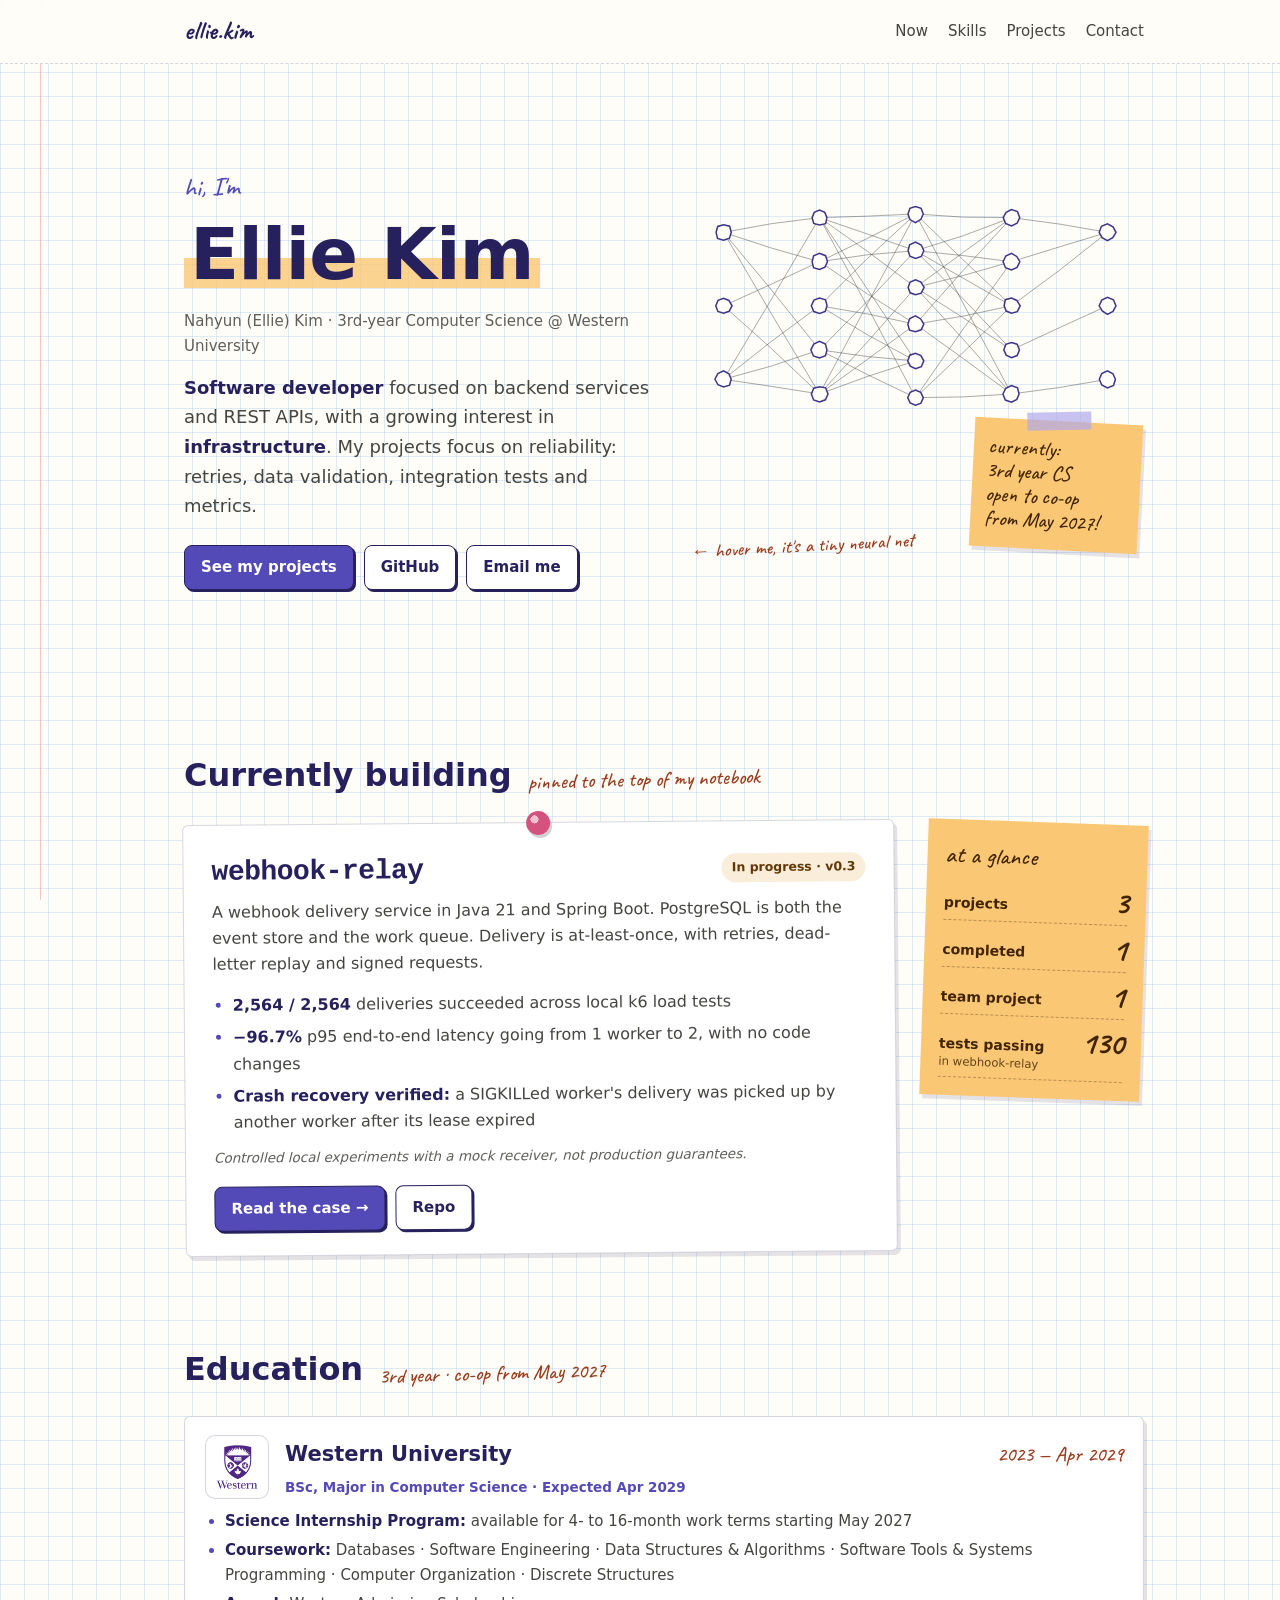
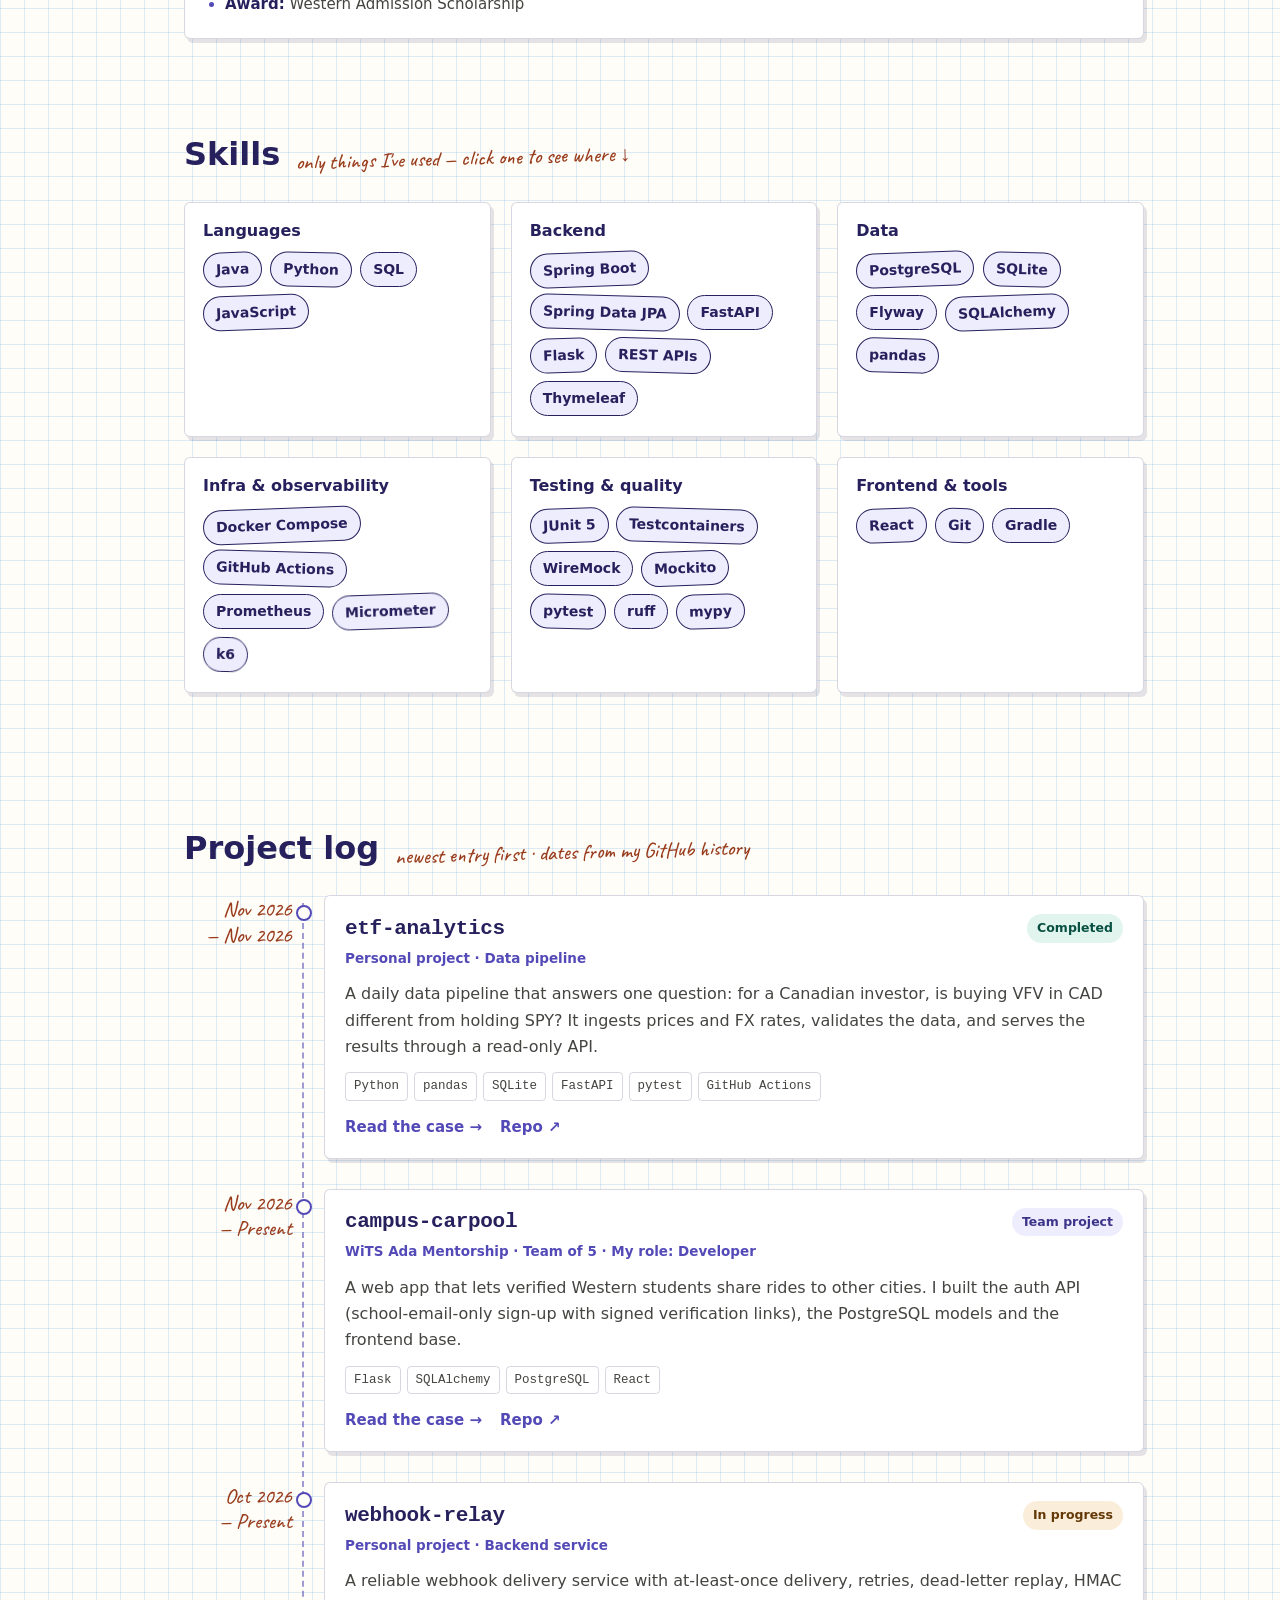
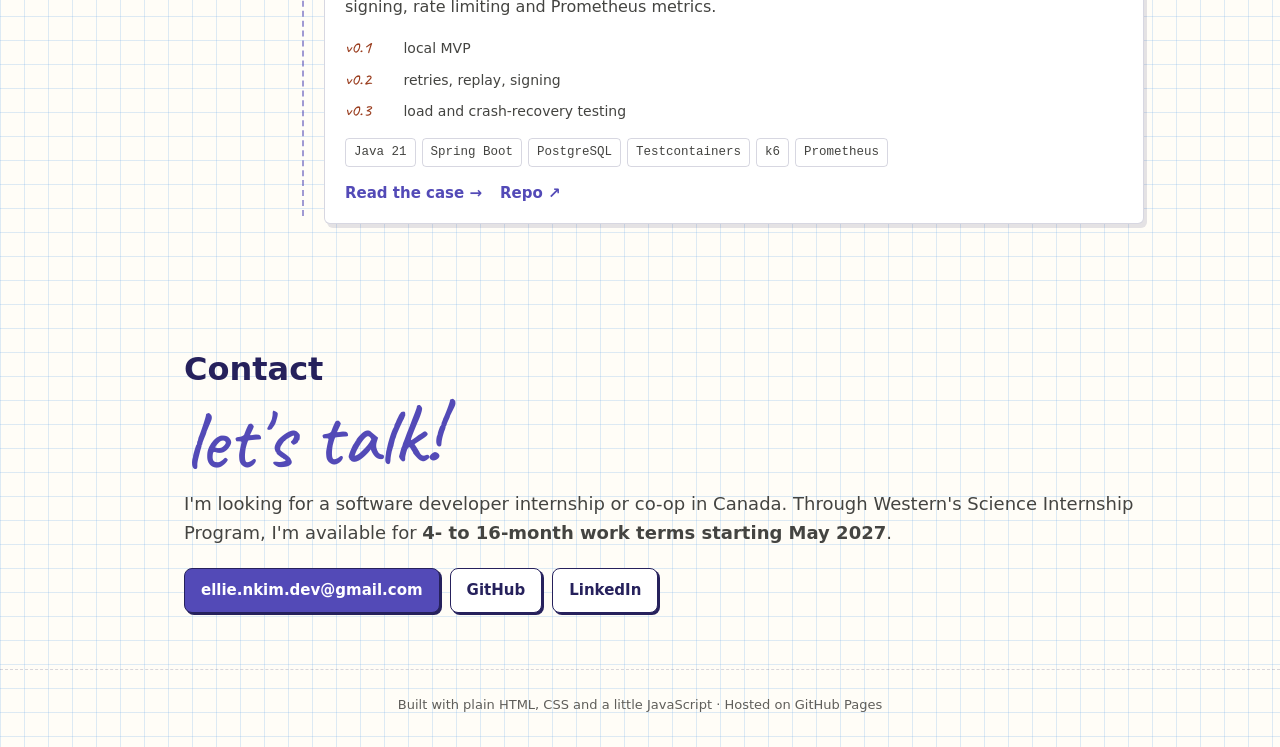
<file: index.html>
<!DOCTYPE html>
<html lang="en">
<head>
  <meta charset="utf-8">
  <meta name="viewport" content="width=device-width, initial-scale=1">
  <title>Ellie Kim · Software Developer</title>
  <meta name="description" content="Nahyun (Ellie) Kim — Computer Science student at Western University. Software developer (backend) with an interest in infrastructure.">
  <meta name="color-scheme" content="light dark">
  <meta property="og:title" content="Ellie Kim · Software Developer">
  <meta property="og:description" content="CS @ Western University. Software developer (backend) with an interest in infrastructure.">
  <meta property="og:type" content="website">
  <link rel="icon" href="assets/favicon.svg" type="image/svg+xml">
  <link rel="preconnect" href="https://fonts.googleapis.com">
  <link rel="preconnect" href="https://fonts.gstatic.com" crossorigin>
  <link href="https://fonts.googleapis.com/css2?family=Caveat:wght@500;700&display=swap" rel="stylesheet">
  <link rel="stylesheet" href="css/style.css">
</head>
<body>
  <a class="skip-link" href="#log">Skip to projects</a>

  <header class="site-header">
    <nav class="nav" aria-label="Main">
      <a class="logo" href="#top">ellie.kim</a>
      <ul class="nav-links">
        <li><a href="#building">Now</a></li>
        <li><a href="#skills">Skills</a></li>
        <li><a href="#log">Projects</a></li>
        <li><a href="#contact">Contact</a></li>
      </ul>
    </nav>
  </header>

  <main id="top">
    <!-- ============ HERO ============ -->
    <section class="hero" aria-labelledby="hero-name">
      <div class="hero-text">
        <p class="hand hello">hi, I'm</p>
        <h1 id="hero-name"><span class="highlight">Ellie Kim</span></h1>
        <p class="hero-sub">Nahyun (Ellie) Kim · 3rd-year Computer Science @ Western University</p>
        <p class="hero-lead">
          <strong>Software developer</strong> focused on backend services and REST APIs, with a growing interest in <strong>infrastructure</strong>.
          My projects focus on reliability: retries, data validation, integration tests and metrics.
        </p>
        <div class="hero-actions">
          <a class="btn btn-primary" href="#log">See my projects</a>
          <a class="btn" href="https://github.com/fxtiion-sys" target="_blank" rel="noopener">GitHub</a>
          <a class="btn" href="mailto:ellie.nkim.dev@gmail.com">Email me</a>
        </div>
      </div>

      <div class="hero-art">
        <canvas id="net" aria-hidden="true"></canvas>
        <p class="hand hint hint-pointer" aria-hidden="true">← hover me, it's a tiny neural net</p>
        <p class="hand hint hint-touch" aria-hidden="true">↑ tap me, it's a tiny neural net</p>
        <aside class="sticky-note hand" aria-label="Current status">
          currently:<br>3rd year CS<br>open to co-op<br>from May 2027!
        </aside>
      </div>
    </section>

    <!-- ============ CURRENTLY BUILDING (pinned) ============ -->
    <section id="building" class="section" aria-labelledby="building-title">
      <div class="section-head">
        <h2 id="building-title">Currently building</h2>
        <p class="hand section-note">pinned to the top of my notebook</p>
      </div>

      <div class="pinned-wrap">
        <article class="pinned reveal" data-skills="Java,Spring Boot,Spring Data JPA,Thymeleaf,PostgreSQL,Flyway,SQL,REST APIs,Docker Compose,GitHub Actions,Prometheus,Micrometer,k6,JUnit 5,Testcontainers,WireMock,Mockito,Gradle,Git">
          <span class="pin" aria-hidden="true"></span>
          <div class="pinned-top">
            <h3>webhook-relay</h3>
            <span class="badge badge-wip">In progress · v0.3</span>
          </div>
          <p class="pinned-lead">A webhook delivery service in Java 21 and Spring Boot. PostgreSQL is both the event store and the work queue. Delivery is at-least-once, with retries, dead-letter replay and signed requests.</p>
          <ul class="pinned-facts">
            <li><strong>2,564 / 2,564</strong> deliveries succeeded across local k6 load tests</li>
            <li><strong>−96.7%</strong> p95 end-to-end latency going from 1 worker to 2, with no code changes</li>
            <li><strong>Crash recovery verified:</strong> a SIGKILLed worker's delivery was picked up by another worker after its lease expired</li>
          </ul>
          <p class="fineprint">Controlled local experiments with a mock receiver, not production guarantees.</p>
          <div class="pinned-actions">
            <a class="btn btn-primary" href="projects/webhook-relay.html">Read the case →</a>
            <a class="btn" href="https://github.com/fxtiion-sys/webhook-relay" target="_blank" rel="noopener">Repo</a>
          </div>
        </article>

        <aside class="tally reveal" aria-label="At a glance">
          <p class="hand tally-title">at a glance</p>
          <dl>
            <div><dt>projects</dt><dd>3</dd></div>
            <div><dt>completed</dt><dd>1</dd></div>
            <div><dt>team project</dt><dd>1</dd></div>
            <div><dt>tests passing<br><small>in webhook-relay</small></dt><dd>130</dd></div>
          </dl>
        </aside>
      </div>
    </section>

    <!-- ============ EDUCATION ============ -->
    <section id="education" class="section" aria-labelledby="education-title">
      <div class="section-head">
        <h2 id="education-title">Education</h2>
        <p class="hand section-note">3rd year · co-op from May 2027</p>
      </div>

      <article class="entry-card edu-card reveal">
        <div class="edu-head">
          <img class="edu-logo" src="assets/western-logo.png" alt="Western University logo" width="64" height="64" loading="lazy">
          <div class="edu-title">
            <div class="entry-top">
              <h3>Western University</h3>
              <p class="edu-date hand">2023 — Apr 2029</p>
            </div>
            <p class="entry-kind">BSc, Major in Computer Science · Expected Apr 2029</p>
          </div>
        </div>
        <ul class="edu-list">
          <li><strong>Science Internship Program:</strong> available for 4- to 16-month work terms starting May 2027</li>
          <li><strong>Coursework:</strong> Databases · Software Engineering · Data Structures &amp; Algorithms · Software Tools &amp; Systems Programming · Computer Organization · Discrete Structures</li>
          <li><strong>Award:</strong> Western Admission Scholarship</li>
        </ul>
      </article>
    </section>

    <!-- ============ SKILLS (filter) ============ -->
    <section id="skills" class="section" aria-labelledby="skills-title">
      <div class="section-head">
        <h2 id="skills-title">Skills</h2>
        <p class="hand section-note">only things I've used — click one to see where ↓</p>
      </div>

      <div class="skills-grid" id="skill-filter">
        <div class="skill-group">
          <h3>Languages</h3>
          <ul class="stickers">
            <li><button type="button" data-skill="Java">Java</button></li>
            <li><button type="button" data-skill="Python">Python</button></li>
            <li><button type="button" data-skill="SQL">SQL</button></li>
            <li><button type="button" data-skill="JavaScript">JavaScript</button></li>
          </ul>
        </div>
        <div class="skill-group">
          <h3>Backend</h3>
          <ul class="stickers">
            <li><button type="button" data-skill="Spring Boot">Spring Boot</button></li>
            <li><button type="button" data-skill="Spring Data JPA">Spring Data JPA</button></li>
            <li><button type="button" data-skill="FastAPI">FastAPI</button></li>
            <li><button type="button" data-skill="Flask">Flask</button></li>
            <li><button type="button" data-skill="REST APIs">REST APIs</button></li>
            <li><button type="button" data-skill="Thymeleaf">Thymeleaf</button></li>
          </ul>
        </div>
        <div class="skill-group">
          <h3>Data</h3>
          <ul class="stickers">
            <li><button type="button" data-skill="PostgreSQL">PostgreSQL</button></li>
            <li><button type="button" data-skill="SQLite">SQLite</button></li>
            <li><button type="button" data-skill="Flyway">Flyway</button></li>
            <li><button type="button" data-skill="SQLAlchemy">SQLAlchemy</button></li>
            <li><button type="button" data-skill="pandas">pandas</button></li>
          </ul>
        </div>
        <div class="skill-group">
          <h3>Infra &amp; observability</h3>
          <ul class="stickers">
            <li><button type="button" data-skill="Docker Compose">Docker Compose</button></li>
            <li><button type="button" data-skill="GitHub Actions">GitHub Actions</button></li>
            <li><button type="button" data-skill="Prometheus">Prometheus</button></li>
            <li><button type="button" data-skill="Micrometer">Micrometer</button></li>
            <li><button type="button" data-skill="k6">k6</button></li>
          </ul>
        </div>
        <div class="skill-group">
          <h3>Testing &amp; quality</h3>
          <ul class="stickers">
            <li><button type="button" data-skill="JUnit 5">JUnit 5</button></li>
            <li><button type="button" data-skill="Testcontainers">Testcontainers</button></li>
            <li><button type="button" data-skill="WireMock">WireMock</button></li>
            <li><button type="button" data-skill="Mockito">Mockito</button></li>
            <li><button type="button" data-skill="pytest">pytest</button></li>
            <li><button type="button" data-skill="ruff">ruff</button></li>
            <li><button type="button" data-skill="mypy">mypy</button></li>
          </ul>
        </div>
        <div class="skill-group">
          <h3>Frontend &amp; tools</h3>
          <ul class="stickers">
            <li><button type="button" data-skill="React">React</button></li>
            <li><button type="button" data-skill="Git">Git</button></li>
            <li><button type="button" data-skill="Gradle">Gradle</button></li>
          </ul>
        </div>
      </div>

      <p class="filter-status" id="filter-status" aria-live="polite"></p>
    </section>

    <!-- ============ PROJECT LOG (timeline) ============ -->
    <section id="log" class="section" aria-labelledby="log-title">
      <div class="section-head">
        <h2 id="log-title">Project log</h2>
        <p class="hand section-note">newest entry first · dates from my GitHub history</p>
      </div>

      <ol class="log">
        <li class="entry reveal" data-skills="Python,pandas,SQLite,SQL,FastAPI,REST APIs,pytest,ruff,mypy,GitHub Actions,Git">
          <p class="entry-date hand">Nov 2026<br>— Nov 2026</p>
          <div class="entry-card">
            <div class="entry-top">
              <h3><a href="projects/etf-analytics.html">etf-analytics</a></h3>
              <span class="badge badge-done">Completed</span>
            </div>
            <p class="entry-kind">Personal project · Data pipeline</p>
            <p>A daily data pipeline that answers one question: for a Canadian investor, is buying VFV in CAD different from holding SPY? It ingests prices and FX rates, validates the data, and serves the results through a read-only API.</p>
            <ul class="tags" aria-label="Technologies">
              <li>Python</li><li>pandas</li><li>SQLite</li><li>FastAPI</li><li>pytest</li><li>GitHub Actions</li>
            </ul>
            <div class="entry-links">
              <a href="projects/etf-analytics.html">Read the case →</a>
              <a href="https://github.com/fxtiion-sys/etf-analytics" target="_blank" rel="noopener">Repo ↗</a>
            </div>
          </div>
        </li>

        <li class="entry reveal" data-skills="Python,Flask,SQLAlchemy,PostgreSQL,REST APIs,JavaScript,React,Git">
          <p class="entry-date hand">Nov 2026<br>— Present</p>
          <div class="entry-card">
            <div class="entry-top">
              <h3><a href="projects/campus-carpool.html">campus-carpool</a></h3>
              <span class="badge badge-team">Team project</span>
            </div>
            <p class="entry-kind">WiTS Ada Mentorship · Team of 5 · My role: Developer</p>
            <p>A web app that lets verified Western students share rides to other cities. I built the auth API (school-email-only sign-up with signed verification links), the PostgreSQL models and the frontend base.</p>
            <ul class="tags" aria-label="Technologies">
              <li>Flask</li><li>SQLAlchemy</li><li>PostgreSQL</li><li>React</li>
            </ul>
            <div class="entry-links">
              <a href="projects/campus-carpool.html">Read the case →</a>
              <a href="https://github.com/sabrinajlee/campus-carpool" target="_blank" rel="noopener">Repo ↗</a>
            </div>
          </div>
        </li>

        <li class="entry reveal" data-skills="Java,Spring Boot,Spring Data JPA,Thymeleaf,PostgreSQL,Flyway,SQL,REST APIs,Docker Compose,GitHub Actions,Prometheus,Micrometer,k6,JUnit 5,Testcontainers,WireMock,Mockito,Gradle,Git">
          <p class="entry-date hand">Oct 2026<br>— Present</p>
          <div class="entry-card">
            <div class="entry-top">
              <h3><a href="projects/webhook-relay.html">webhook-relay</a></h3>
              <span class="badge badge-wip">In progress</span>
            </div>
            <p class="entry-kind">Personal project · Backend service</p>
            <p>A reliable webhook delivery service with at-least-once delivery, retries, dead-letter replay, HMAC signing, rate limiting and Prometheus metrics.</p>
            <ol class="milestones" aria-label="Releases">
              <li><span class="hand">v0.1</span> local MVP</li>
              <li><span class="hand">v0.2</span> retries, replay, signing</li>
              <li><span class="hand">v0.3</span> load and crash-recovery testing</li>
            </ol>
            <ul class="tags" aria-label="Technologies">
              <li>Java 21</li><li>Spring Boot</li><li>PostgreSQL</li><li>Testcontainers</li><li>k6</li><li>Prometheus</li>
            </ul>
            <div class="entry-links">
              <a href="projects/webhook-relay.html">Read the case →</a>
              <a href="https://github.com/fxtiion-sys/webhook-relay" target="_blank" rel="noopener">Repo ↗</a>
            </div>
          </div>
        </li>

      </ol>
    </section>

    <!-- ============ CONTACT ============ -->
    <section id="contact" class="section contact" aria-labelledby="contact-title">
      <h2 id="contact-title">Contact</h2>
      <p class="hand contact-big">let's talk!</p>
      <p class="contact-text">I'm looking for a software developer internship or co-op in Canada. Through Western's Science Internship Program, I'm available for <strong>4- to 16-month work terms starting May 2027</strong>.</p>
      <ul class="contact-links">
        <li><a class="btn btn-primary" href="mailto:ellie.nkim.dev@gmail.com">ellie.nkim.dev@gmail.com</a></li>
        <li><a class="btn" href="https://github.com/fxtiion-sys" target="_blank" rel="noopener">GitHub</a></li>
        <li><a class="btn" href="https://www.linkedin.com/in/nhelliek" target="_blank" rel="noopener">LinkedIn</a></li>
      </ul>
    </section>
  </main>

  <footer class="site-footer">
    <p>Built with plain HTML, CSS and a little JavaScript · Hosted on GitHub Pages</p>
  </footer>

  <script src="js/main.js" defer></script>
</body>
</html>
</file>
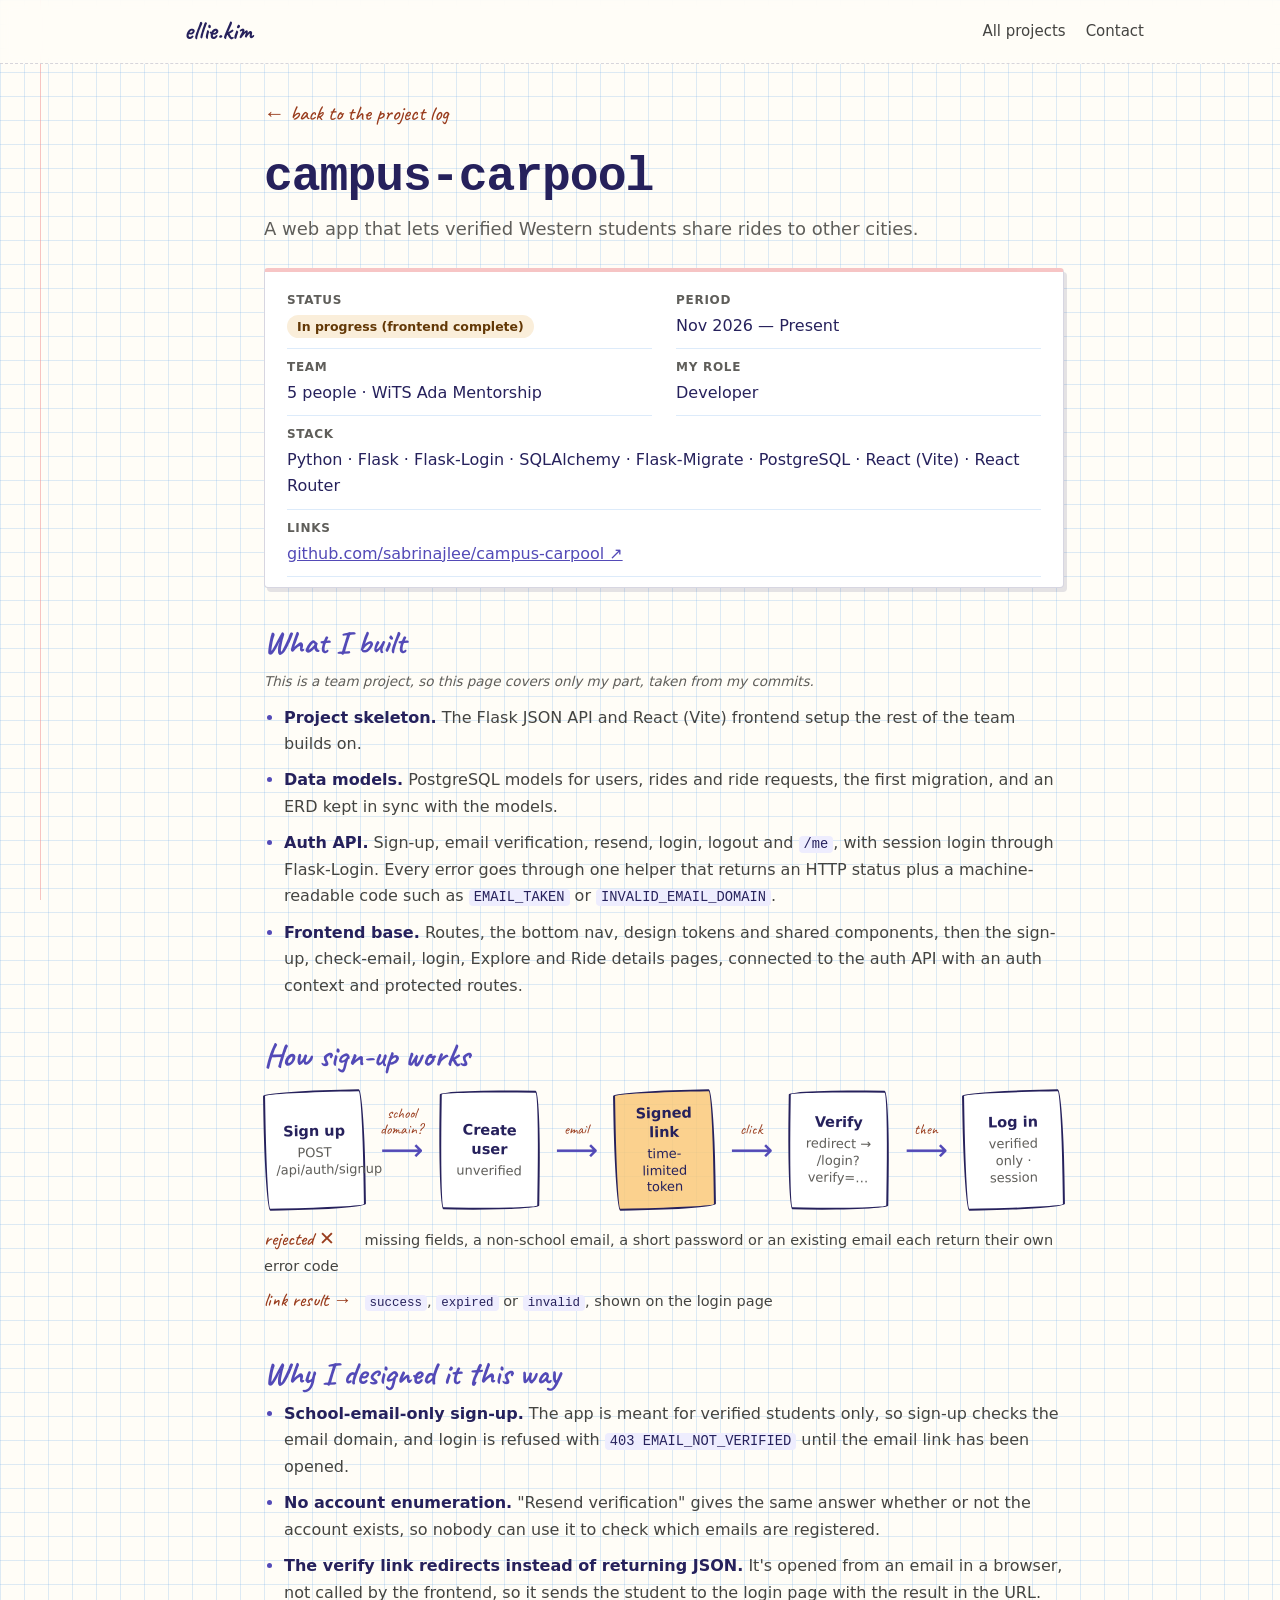
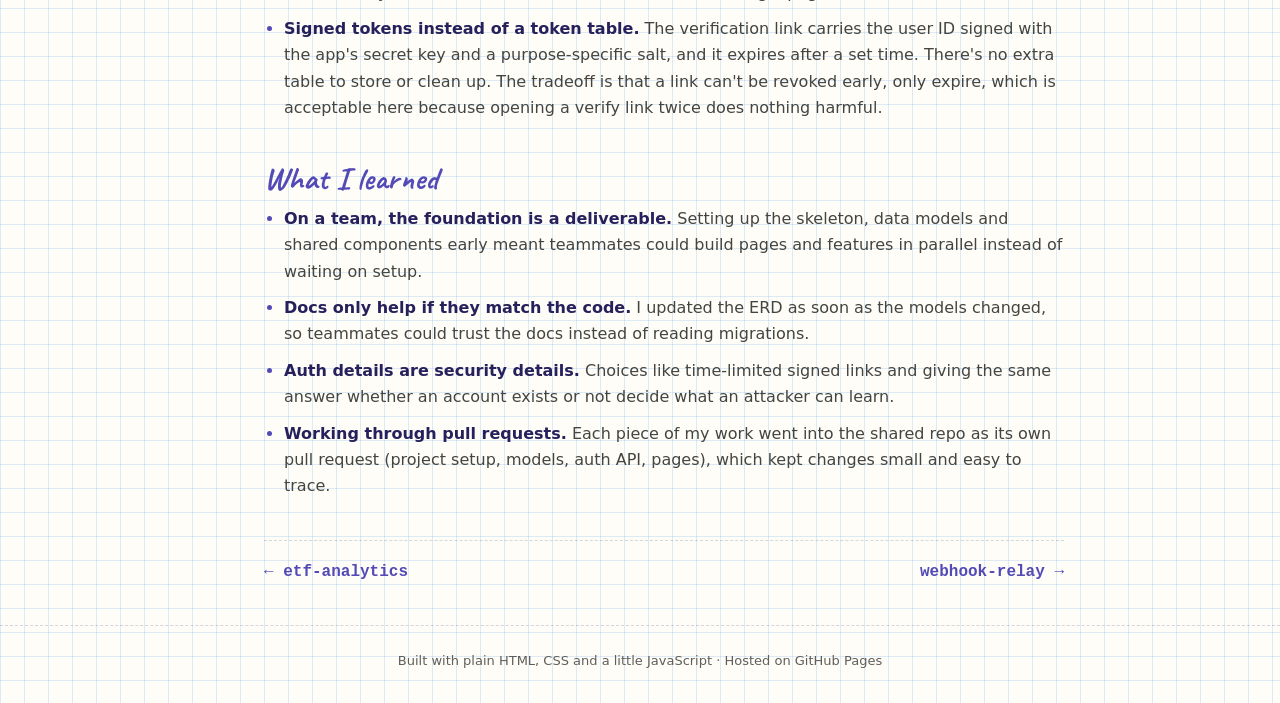
<file: projects/campus-carpool.html>
<!DOCTYPE html>
<html lang="en">
<head>
  <meta charset="utf-8">
  <meta name="viewport" content="width=device-width, initial-scale=1">
  <title>campus-carpool · Ellie Kim</title>
  <meta name="description" content="Case study: my part of a team ride-sharing app for verified Western students — the auth API, data models and frontend base.">
  <meta name="color-scheme" content="light dark">
  <link rel="icon" href="../assets/favicon.svg" type="image/svg+xml">
  <link rel="preconnect" href="https://fonts.googleapis.com">
  <link rel="preconnect" href="https://fonts.gstatic.com" crossorigin>
  <link href="https://fonts.googleapis.com/css2?family=Caveat:wght@500;700&display=swap" rel="stylesheet">
  <link rel="stylesheet" href="../css/style.css">
</head>
<body>
  <header class="site-header">
    <nav class="nav" aria-label="Main">
      <a class="logo" href="../index.html">ellie.kim</a>
      <ul class="nav-links">
        <li><a href="../index.html#log">All projects</a></li>
        <li><a href="../index.html#contact">Contact</a></li>
      </ul>
    </nav>
  </header>

  <main class="case">
    <a class="hand back-link" href="../index.html#log">← back to the project log</a>

    <header class="case-head">
      <h1>campus-carpool</h1>
      <p class="case-tagline">A web app that lets verified Western students share rides to other cities.</p>
    </header>

    <dl class="index-card">
      <div><dt>Status</dt><dd><span class="badge badge-wip">In progress (frontend complete)</span></dd></div>
      <div><dt>Period</dt><dd>Nov 2026 — Present</dd></div>
      <div><dt>Team</dt><dd>5 people · WiTS Ada Mentorship</dd></div>
      <div><dt>My role</dt><dd>Developer</dd></div>
      <div class="wide"><dt>Stack</dt><dd>Python · Flask · Flask-Login · SQLAlchemy · Flask-Migrate · PostgreSQL · React (Vite) · React Router</dd></div>
      <div class="wide"><dt>Links</dt><dd><a href="https://github.com/sabrinajlee/campus-carpool" target="_blank" rel="noopener">github.com/sabrinajlee/campus-carpool ↗</a></dd></div>
    </dl>

    <section class="case-section" aria-labelledby="what">
      <h2 id="what" class="hand-h">What I built</h2>
      <p class="fineprint">This is a team project, so this page covers only my part, taken from my commits.</p>
      <ul class="why-list">
        <li><strong>Project skeleton.</strong> The Flask JSON API and React (Vite) frontend setup the rest of the team builds on.</li>
        <li><strong>Data models.</strong> PostgreSQL models for users, rides and ride requests, the first migration, and an ERD kept in sync with the models.</li>
        <li><strong>Auth API.</strong> Sign-up, email verification, resend, login, logout and <code>/me</code>, with session login through Flask-Login. Every error goes through one helper that returns an HTTP status plus a machine-readable code such as <code>EMAIL_TAKEN</code> or <code>INVALID_EMAIL_DOMAIN</code>.</li>
        <li><strong>Frontend base.</strong> Routes, the bottom nav, design tokens and shared components, then the sign-up, check-email, login, Explore and Ride details pages, connected to the auth API with an auth context and protected routes.</li>
      </ul>
    </section>

    <section class="case-section" aria-labelledby="how">
      <h2 id="how" class="hand-h">How sign-up works</h2>
      <div class="flow" role="img" aria-label="A student signs up with a school email. The API checks the domain and creates the user, then emails a signed, time-limited link. Opening the link verifies the account and redirects to the login page with the result. After that the student can log in.">
        <div class="node"><b>Sign up</b><span>POST /api/auth/signup</span></div>
        <div class="arrow" aria-hidden="true"><span>school domain?</span></div>
        <div class="node"><b>Create user</b><span>unverified</span></div>
        <div class="arrow" aria-hidden="true"><span>email</span></div>
        <div class="node node-accent"><b>Signed link</b><span>time-limited token</span></div>
        <div class="arrow" aria-hidden="true"><span>click</span></div>
        <div class="node"><b>Verify</b><span>redirect → /login?verify=…</span></div>
        <div class="arrow" aria-hidden="true"><span>then</span></div>
        <div class="node"><b>Log in</b><span>verified only · session</span></div>
      </div>
      <ul class="flow-notes">
        <li><span class="hand">rejected ✕</span> missing fields, a non-school email, a short password or an existing email each return their own error code</li>
        <li><span class="hand">link result →</span> <code>success</code>, <code>expired</code> or <code>invalid</code>, shown on the login page</li>
      </ul>
    </section>

    <section class="case-section" aria-labelledby="why">
      <h2 id="why" class="hand-h">Why I designed it this way</h2>
      <ul class="why-list">
        <li><strong>School-email-only sign-up.</strong> The app is meant for verified students only, so sign-up checks the email domain, and login is refused with <code>403 EMAIL_NOT_VERIFIED</code> until the email link has been opened.</li>
        <li><strong>No account enumeration.</strong> "Resend verification" gives the same answer whether or not the account exists, so nobody can use it to check which emails are registered.</li>
        <li><strong>The verify link redirects instead of returning JSON.</strong> It's opened from an email in a browser, not called by the frontend, so it sends the student to the login page with the result in the URL.</li>
        <li><strong>Signed tokens instead of a token table.</strong> The verification link carries the user ID signed with the app's secret key and a purpose-specific salt, and it expires after a set time. There's no extra table to store or clean up. The tradeoff is that a link can't be revoked early, only expire, which is acceptable here because opening a verify link twice does nothing harmful.</li>
      </ul>
    </section>

    <section class="case-section" aria-labelledby="learned">
      <h2 id="learned" class="hand-h">What I learned</h2>
      <ul class="why-list">
        <li><strong>On a team, the foundation is a deliverable.</strong> Setting up the skeleton, data models and shared components early meant teammates could build pages and features in parallel instead of waiting on setup.</li>
        <li><strong>Docs only help if they match the code.</strong> I updated the ERD as soon as the models changed, so teammates could trust the docs instead of reading migrations.</li>
        <li><strong>Auth details are security details.</strong> Choices like time-limited signed links and giving the same answer whether an account exists or not decide what an attacker can learn.</li>
        <li><strong>Working through pull requests.</strong> Each piece of my work went into the shared repo as its own pull request (project setup, models, auth API, pages), which kept changes small and easy to trace.</li>
      </ul>
    </section>

    <nav class="case-nav" aria-label="More projects">
      <a href="etf-analytics.html">← etf-analytics</a>
      <a href="webhook-relay.html">webhook-relay →</a>
    </nav>
  </main>

  <footer class="site-footer">
    <p>Built with plain HTML, CSS and a little JavaScript · Hosted on GitHub Pages</p>
  </footer>
  <script src="../js/main.js" defer></script>
</body>
</html>
</file>
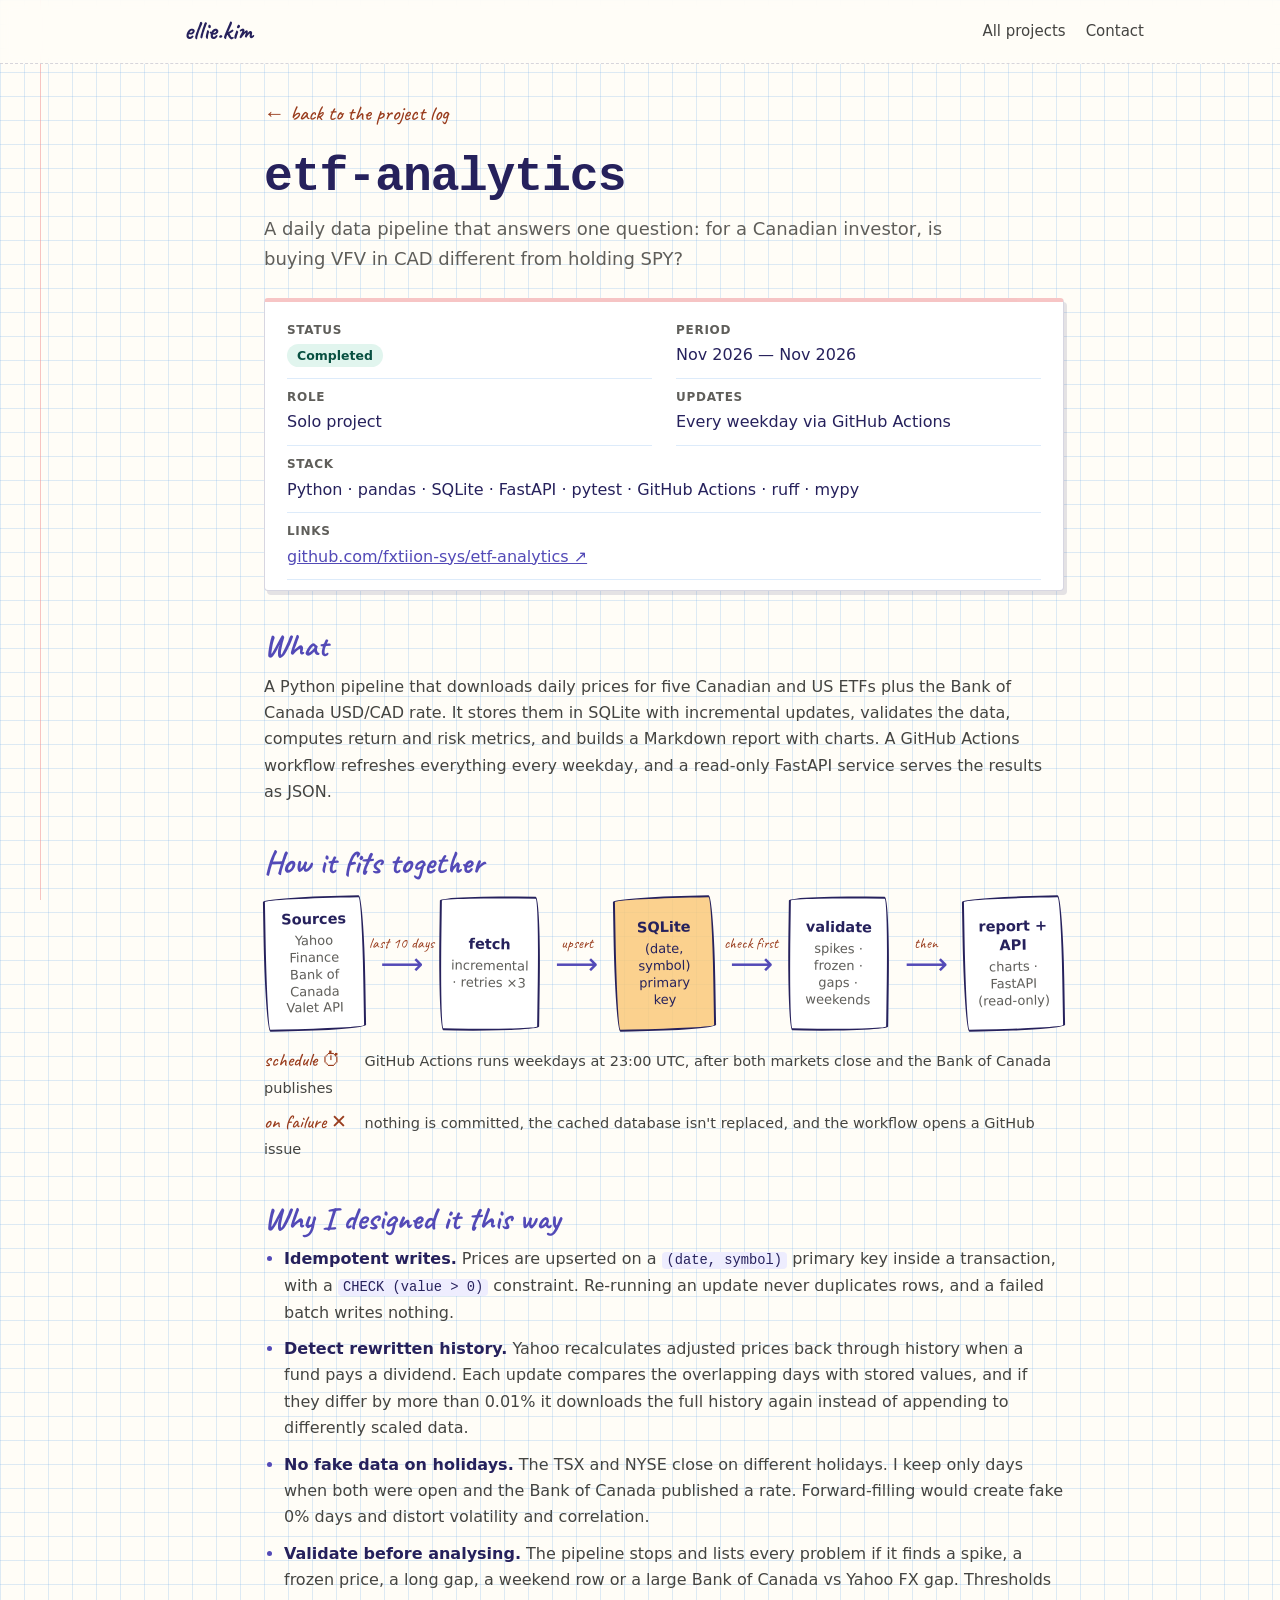
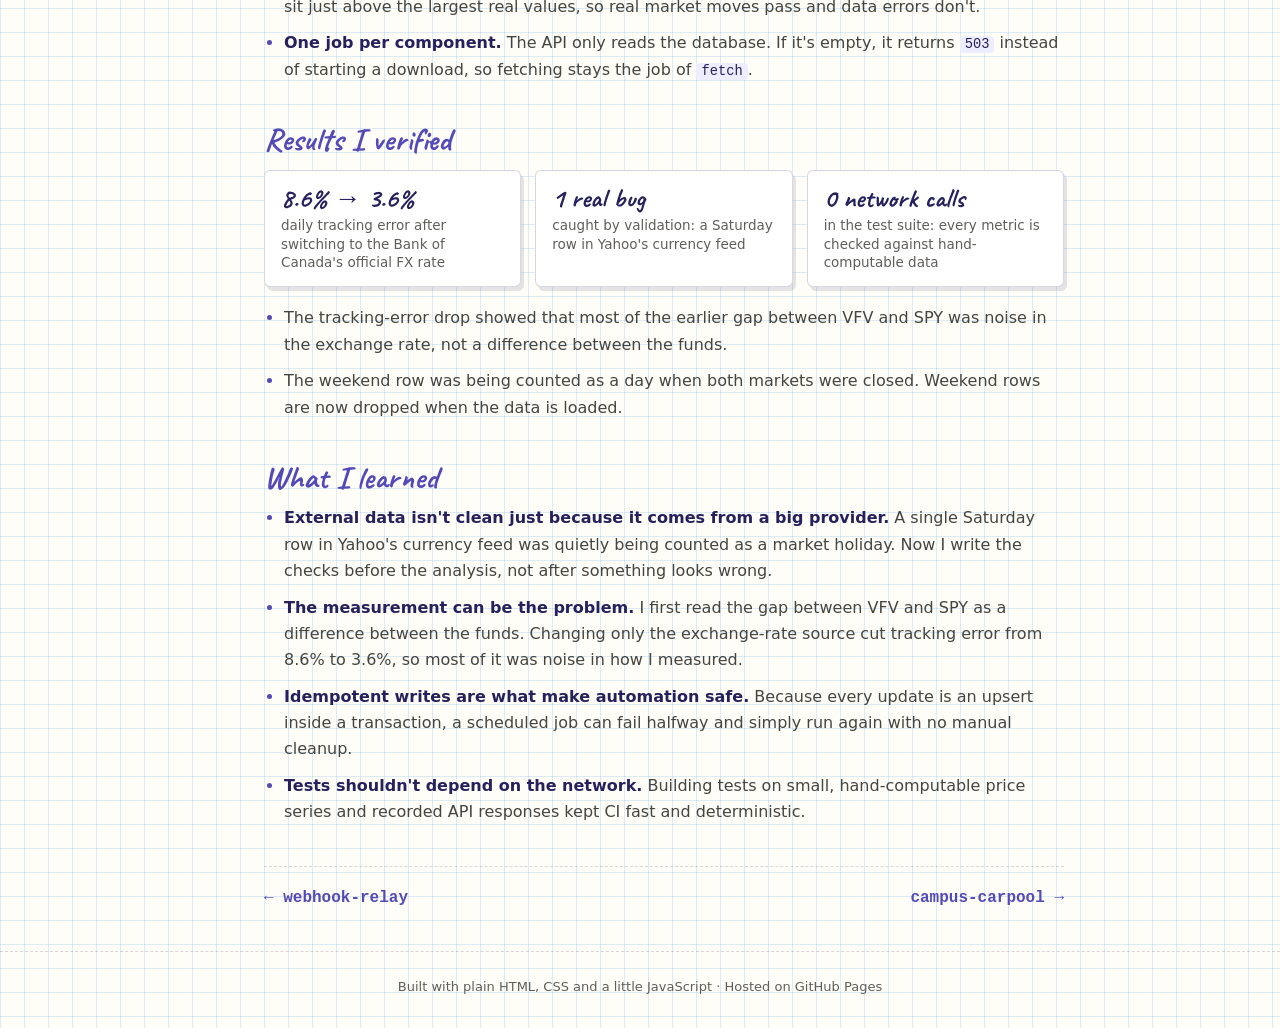
<file: projects/etf-analytics.html>
<!DOCTYPE html>
<html lang="en">
<head>
  <meta charset="utf-8">
  <meta name="viewport" content="width=device-width, initial-scale=1">
  <title>etf-analytics · Ellie Kim</title>
  <meta name="description" content="Case study: a daily ETF data pipeline in Python with SQLite, data validation, GitHub Actions and a FastAPI API.">
  <meta name="color-scheme" content="light dark">
  <link rel="icon" href="../assets/favicon.svg" type="image/svg+xml">
  <link rel="preconnect" href="https://fonts.googleapis.com">
  <link rel="preconnect" href="https://fonts.gstatic.com" crossorigin>
  <link href="https://fonts.googleapis.com/css2?family=Caveat:wght@500;700&display=swap" rel="stylesheet">
  <link rel="stylesheet" href="../css/style.css">
</head>
<body>
  <header class="site-header">
    <nav class="nav" aria-label="Main">
      <a class="logo" href="../index.html">ellie.kim</a>
      <ul class="nav-links">
        <li><a href="../index.html#log">All projects</a></li>
        <li><a href="../index.html#contact">Contact</a></li>
      </ul>
    </nav>
  </header>

  <main class="case">
    <a class="hand back-link" href="../index.html#log">← back to the project log</a>

    <header class="case-head">
      <h1>etf-analytics</h1>
      <p class="case-tagline">A daily data pipeline that answers one question: for a Canadian investor, is buying VFV in CAD different from holding SPY?</p>
    </header>

    <dl class="index-card">
      <div><dt>Status</dt><dd><span class="badge badge-done">Completed</span></dd></div>
      <div><dt>Period</dt><dd>Nov 2026 — Nov 2026</dd></div>
      <div><dt>Role</dt><dd>Solo project</dd></div>
      <div><dt>Updates</dt><dd>Every weekday via GitHub Actions</dd></div>
      <div class="wide"><dt>Stack</dt><dd>Python · pandas · SQLite · FastAPI · pytest · GitHub Actions · ruff · mypy</dd></div>
      <div class="wide"><dt>Links</dt><dd><a href="https://github.com/fxtiion-sys/etf-analytics" target="_blank" rel="noopener">github.com/fxtiion-sys/etf-analytics ↗</a></dd></div>
    </dl>

    <section class="case-section" aria-labelledby="what">
      <h2 id="what" class="hand-h">What</h2>
      <p>A Python pipeline that downloads daily prices for five Canadian and US ETFs plus the Bank of Canada USD/CAD rate. It stores them in SQLite with incremental updates, validates the data, computes return and risk metrics, and builds a Markdown report with charts. A GitHub Actions workflow refreshes everything every weekday, and a read-only FastAPI service serves the results as JSON.</p>
    </section>

    <section class="case-section" aria-labelledby="how">
      <h2 id="how" class="hand-h">How it fits together</h2>
      <div class="flow" role="img" aria-label="Yahoo Finance and the Bank of Canada Valet API feed an incremental fetch step, which upserts into SQLite. A validation step checks the data before the report and the read-only FastAPI API use it. GitHub Actions runs the pipeline every weekday.">
        <div class="node"><b>Sources</b><span>Yahoo Finance<br>Bank of Canada Valet API</span></div>
        <div class="arrow" aria-hidden="true"><span>last 10 days</span></div>
        <div class="node"><b>fetch</b><span>incremental · retries ×3</span></div>
        <div class="arrow" aria-hidden="true"><span>upsert</span></div>
        <div class="node node-accent"><b>SQLite</b><span>(date, symbol) primary key</span></div>
        <div class="arrow" aria-hidden="true"><span>check first</span></div>
        <div class="node"><b>validate</b><span>spikes · frozen · gaps · weekends</span></div>
        <div class="arrow" aria-hidden="true"><span>then</span></div>
        <div class="node"><b>report + API</b><span>charts · FastAPI (read-only)</span></div>
      </div>
      <ul class="flow-notes">
        <li><span class="hand">schedule ⏱</span> GitHub Actions runs weekdays at 23:00 UTC, after both markets close and the Bank of Canada publishes</li>
        <li><span class="hand">on failure ✕</span> nothing is committed, the cached database isn't replaced, and the workflow opens a GitHub issue</li>
      </ul>
    </section>

    <section class="case-section" aria-labelledby="why">
      <h2 id="why" class="hand-h">Why I designed it this way</h2>
      <ul class="why-list">
        <li><strong>Idempotent writes.</strong> Prices are upserted on a <code>(date, symbol)</code> primary key inside a transaction, with a <code>CHECK (value &gt; 0)</code> constraint. Re-running an update never duplicates rows, and a failed batch writes nothing.</li>
        <li><strong>Detect rewritten history.</strong> Yahoo recalculates adjusted prices back through history when a fund pays a dividend. Each update compares the overlapping days with stored values, and if they differ by more than 0.01% it downloads the full history again instead of appending to differently scaled data.</li>
        <li><strong>No fake data on holidays.</strong> The TSX and NYSE close on different holidays. I keep only days when both were open and the Bank of Canada published a rate. Forward-filling would create fake 0% days and distort volatility and correlation.</li>
        <li><strong>Validate before analysing.</strong> The pipeline stops and lists every problem if it finds a spike, a frozen price, a long gap, a weekend row or a large Bank of Canada vs Yahoo FX gap. Thresholds sit just above the largest real values, so real market moves pass and data errors don't.</li>
        <li><strong>One job per component.</strong> The API only reads the database. If it's empty, it returns <code>503</code> instead of starting a download, so fetching stays the job of <code>fetch</code>.</li>
      </ul>
    </section>

    <section class="case-section" aria-labelledby="results">
      <h2 id="results" class="hand-h">Results I verified</h2>
      <div class="stat-row">
        <div class="stat"><b>8.6% → 3.6%</b><span>daily tracking error after switching to the Bank of Canada's official FX rate</span></div>
        <div class="stat"><b>1 real bug</b><span>caught by validation: a Saturday row in Yahoo's currency feed</span></div>
        <div class="stat"><b>0 network calls</b><span>in the test suite: every metric is checked against hand-computable data</span></div>
      </div>
      <ul class="why-list">
        <li>The tracking-error drop showed that most of the earlier gap between VFV and SPY was noise in the exchange rate, not a difference between the funds.</li>
        <li>The weekend row was being counted as a day when both markets were closed. Weekend rows are now dropped when the data is loaded.</li>
      </ul>
    </section>

    <section class="case-section" aria-labelledby="learned">
      <h2 id="learned" class="hand-h">What I learned</h2>
      <ul class="why-list">
        <li><strong>External data isn't clean just because it comes from a big provider.</strong> A single Saturday row in Yahoo's currency feed was quietly being counted as a market holiday. Now I write the checks before the analysis, not after something looks wrong.</li>
        <li><strong>The measurement can be the problem.</strong> I first read the gap between VFV and SPY as a difference between the funds. Changing only the exchange-rate source cut tracking error from 8.6% to 3.6%, so most of it was noise in how I measured.</li>
        <li><strong>Idempotent writes are what make automation safe.</strong> Because every update is an upsert inside a transaction, a scheduled job can fail halfway and simply run again with no manual cleanup.</li>
        <li><strong>Tests shouldn't depend on the network.</strong> Building tests on small, hand-computable price series and recorded API responses kept CI fast and deterministic.</li>
      </ul>
    </section>

    <nav class="case-nav" aria-label="More projects">
      <a href="webhook-relay.html">← webhook-relay</a>
      <a href="campus-carpool.html">campus-carpool →</a>
    </nav>
  </main>

  <footer class="site-footer">
    <p>Built with plain HTML, CSS and a little JavaScript · Hosted on GitHub Pages</p>
  </footer>
  <script src="../js/main.js" defer></script>
</body>
</html>
</file>
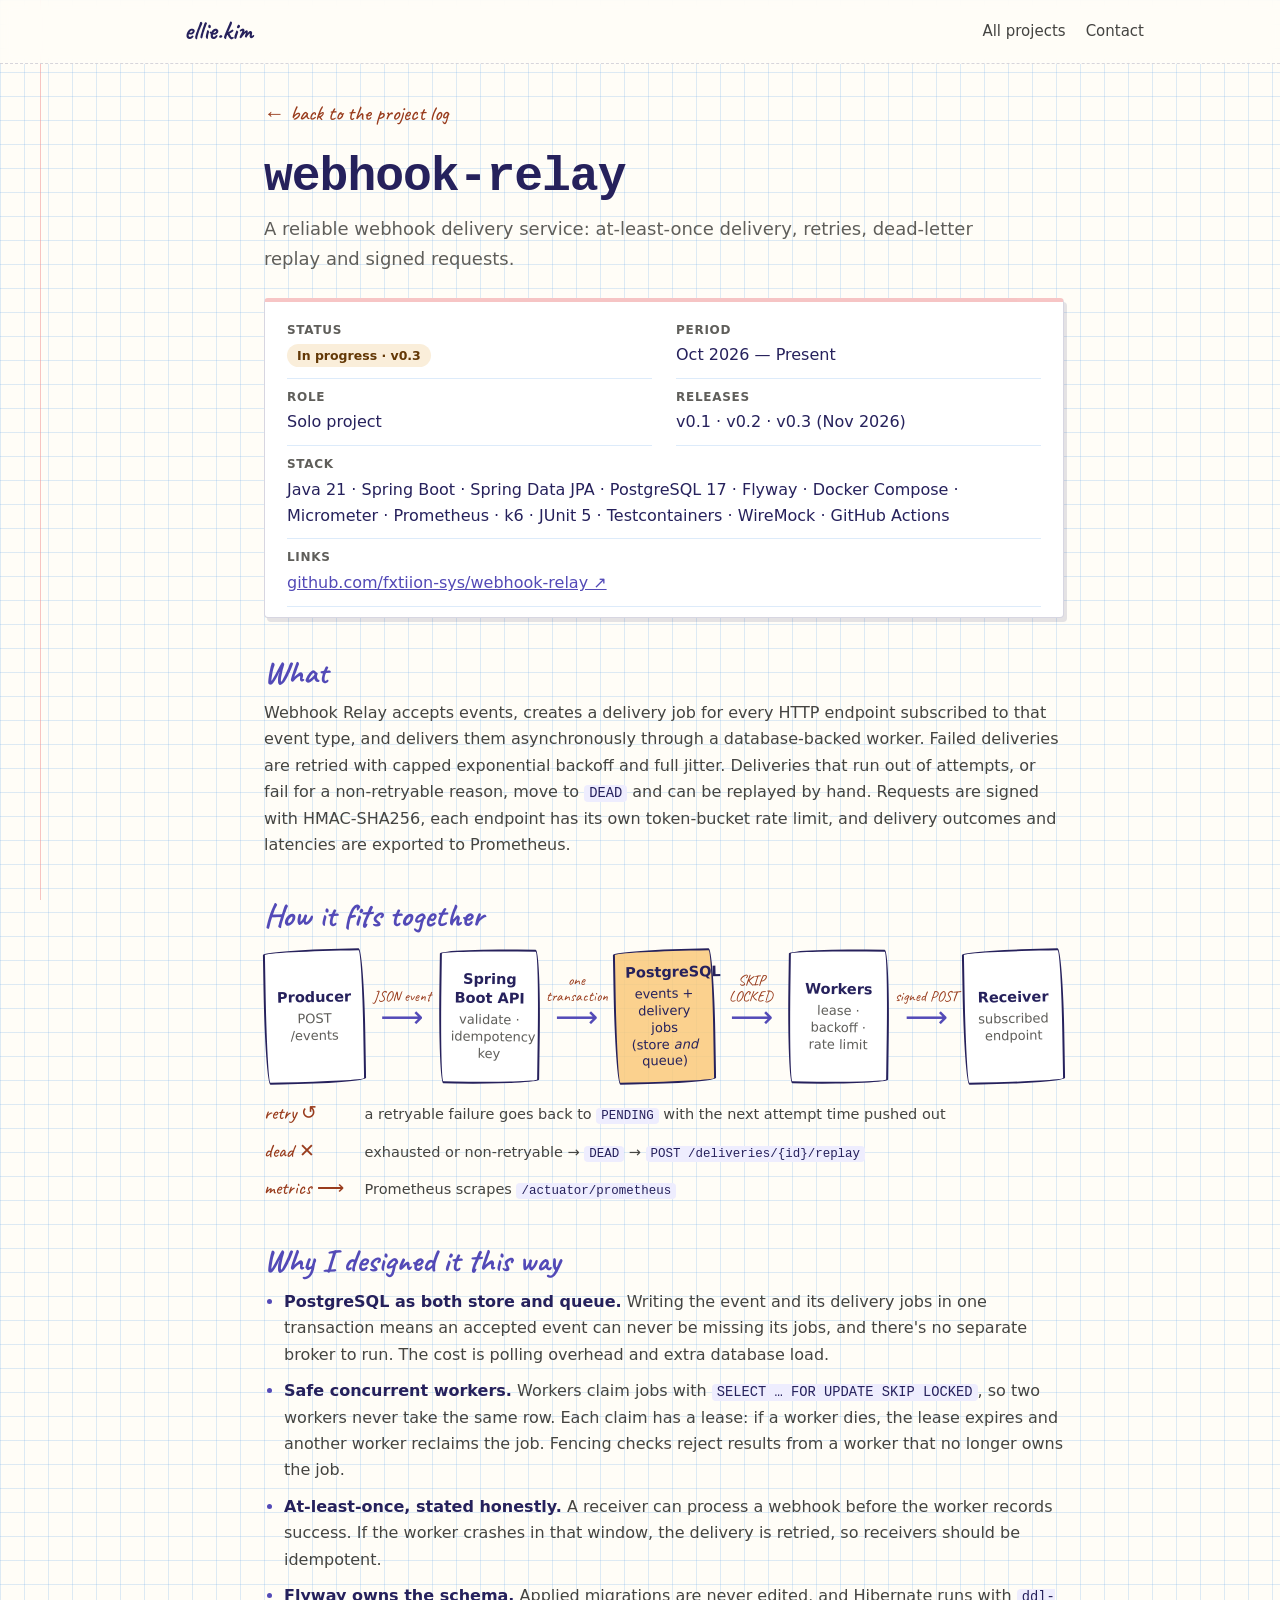
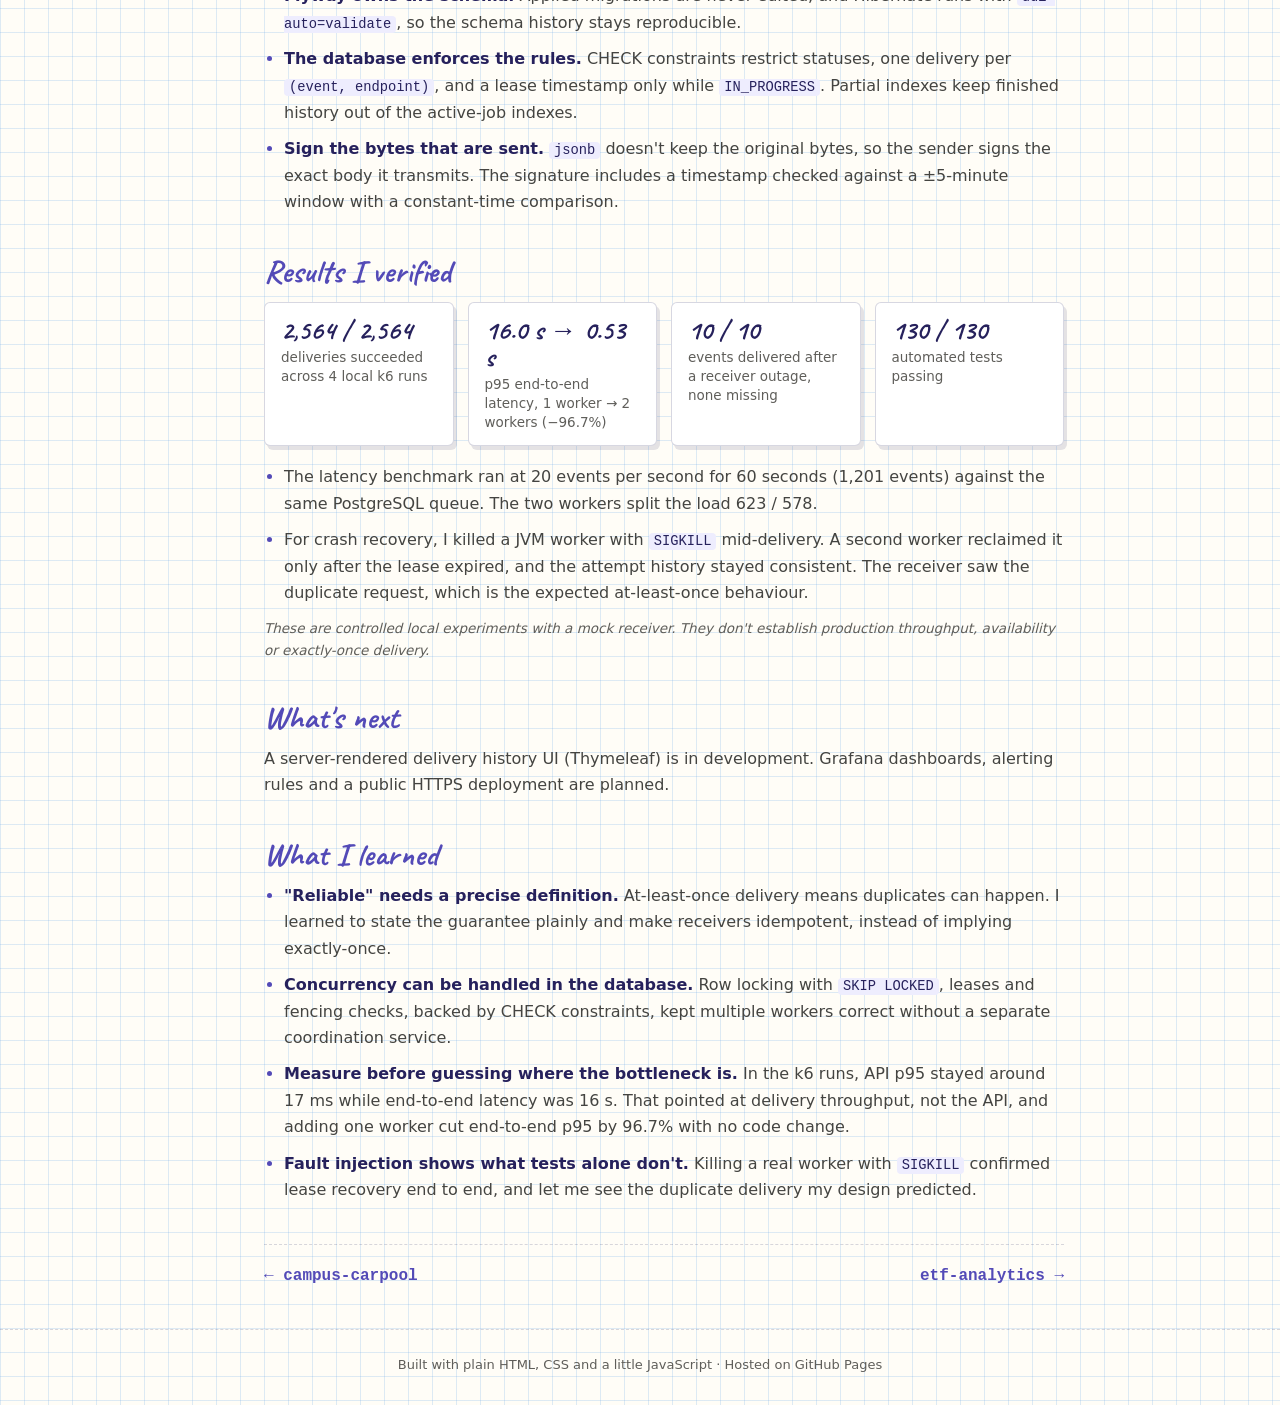
<file: projects/webhook-relay.html>
<!DOCTYPE html>
<html lang="en">
<head>
  <meta charset="utf-8">
  <meta name="viewport" content="width=device-width, initial-scale=1">
  <title>webhook-relay · Ellie Kim</title>
  <meta name="description" content="Case study: a reliable webhook delivery service built with Java 21, Spring Boot and PostgreSQL.">
  <meta name="color-scheme" content="light dark">
  <link rel="icon" href="../assets/favicon.svg" type="image/svg+xml">
  <link rel="preconnect" href="https://fonts.googleapis.com">
  <link rel="preconnect" href="https://fonts.gstatic.com" crossorigin>
  <link href="https://fonts.googleapis.com/css2?family=Caveat:wght@500;700&display=swap" rel="stylesheet">
  <link rel="stylesheet" href="../css/style.css">
</head>
<body>
  <header class="site-header">
    <nav class="nav" aria-label="Main">
      <a class="logo" href="../index.html">ellie.kim</a>
      <ul class="nav-links">
        <li><a href="../index.html#log">All projects</a></li>
        <li><a href="../index.html#contact">Contact</a></li>
      </ul>
    </nav>
  </header>

  <main class="case">
    <a class="hand back-link" href="../index.html#log">← back to the project log</a>

    <header class="case-head">
      <h1>webhook-relay</h1>
      <p class="case-tagline">A reliable webhook delivery service: at-least-once delivery, retries, dead-letter replay and signed requests.</p>
    </header>

    <dl class="index-card">
      <div><dt>Status</dt><dd><span class="badge badge-wip">In progress · v0.3</span></dd></div>
      <div><dt>Period</dt><dd>Oct 2026 — Present</dd></div>
      <div><dt>Role</dt><dd>Solo project</dd></div>
      <div><dt>Releases</dt><dd>v0.1 · v0.2 · v0.3 (Nov 2026)</dd></div>
      <div class="wide"><dt>Stack</dt><dd>Java 21 · Spring Boot · Spring Data JPA · PostgreSQL 17 · Flyway · Docker Compose · Micrometer · Prometheus · k6 · JUnit 5 · Testcontainers · WireMock · GitHub Actions</dd></div>
      <div class="wide"><dt>Links</dt><dd><a href="https://github.com/fxtiion-sys/webhook-relay" target="_blank" rel="noopener">github.com/fxtiion-sys/webhook-relay ↗</a></dd></div>
    </dl>

    <section class="case-section" aria-labelledby="what">
      <h2 id="what" class="hand-h">What</h2>
      <p>Webhook Relay accepts events, creates a delivery job for every HTTP endpoint subscribed to that event type, and delivers them asynchronously through a database-backed worker. Failed deliveries are retried with capped exponential backoff and full jitter. Deliveries that run out of attempts, or fail for a non-retryable reason, move to <code>DEAD</code> and can be replayed by hand. Requests are signed with HMAC-SHA256, each endpoint has its own token-bucket rate limit, and delivery outcomes and latencies are exported to Prometheus.</p>
    </section>

    <section class="case-section" aria-labelledby="how">
      <h2 id="how" class="hand-h">How it fits together</h2>
      <div class="flow" role="img" aria-label="Producer sends POST /events to the Spring Boot API, which stores the event and its delivery jobs in PostgreSQL in one transaction. Workers claim jobs with FOR UPDATE SKIP LOCKED and send signed HTTP POST requests to the receiver.">
        <div class="node"><b>Producer</b><span>POST /events</span></div>
        <div class="arrow" aria-hidden="true"><span>JSON event</span></div>
        <div class="node"><b>Spring Boot API</b><span>validate · idempotency key</span></div>
        <div class="arrow" aria-hidden="true"><span>one transaction</span></div>
        <div class="node node-accent"><b>PostgreSQL</b><span>events + delivery jobs<br>(store <em>and</em> queue)</span></div>
        <div class="arrow" aria-hidden="true"><span>SKIP LOCKED</span></div>
        <div class="node"><b>Workers</b><span>lease · backoff · rate limit</span></div>
        <div class="arrow" aria-hidden="true"><span>signed POST</span></div>
        <div class="node"><b>Receiver</b><span>subscribed endpoint</span></div>
      </div>
      <ul class="flow-notes">
        <li><span class="hand">retry ↺</span> a retryable failure goes back to <code>PENDING</code> with the next attempt time pushed out</li>
        <li><span class="hand">dead ✕</span> exhausted or non-retryable → <code>DEAD</code> → <code>POST /deliveries/{id}/replay</code></li>
        <li><span class="hand">metrics ⟶</span> Prometheus scrapes <code>/actuator/prometheus</code></li>
      </ul>
    </section>

    <section class="case-section" aria-labelledby="why">
      <h2 id="why" class="hand-h">Why I designed it this way</h2>
      <ul class="why-list">
        <li><strong>PostgreSQL as both store and queue.</strong> Writing the event and its delivery jobs in one transaction means an accepted event can never be missing its jobs, and there's no separate broker to run. The cost is polling overhead and extra database load.</li>
        <li><strong>Safe concurrent workers.</strong> Workers claim jobs with <code>SELECT … FOR UPDATE SKIP LOCKED</code>, so two workers never take the same row. Each claim has a lease: if a worker dies, the lease expires and another worker reclaims the job. Fencing checks reject results from a worker that no longer owns the job.</li>
        <li><strong>At-least-once, stated honestly.</strong> A receiver can process a webhook before the worker records success. If the worker crashes in that window, the delivery is retried, so receivers should be idempotent.</li>
        <li><strong>Flyway owns the schema.</strong> Applied migrations are never edited, and Hibernate runs with <code>ddl-auto=validate</code>, so the schema history stays reproducible.</li>
        <li><strong>The database enforces the rules.</strong> CHECK constraints restrict statuses, one delivery per <code>(event, endpoint)</code>, and a lease timestamp only while <code>IN_PROGRESS</code>. Partial indexes keep finished history out of the active-job indexes.</li>
        <li><strong>Sign the bytes that are sent.</strong> <code>jsonb</code> doesn't keep the original bytes, so the sender signs the exact body it transmits. The signature includes a timestamp checked against a ±5-minute window with a constant-time comparison.</li>
      </ul>
    </section>

    <section class="case-section" aria-labelledby="results">
      <h2 id="results" class="hand-h">Results I verified</h2>
      <div class="stat-row">
        <div class="stat"><b>2,564 / 2,564</b><span>deliveries succeeded across 4 local k6 runs</span></div>
        <div class="stat"><b>16.0 s → 0.53 s</b><span>p95 end-to-end latency, 1 worker → 2 workers (−96.7%)</span></div>
        <div class="stat"><b>10 / 10</b><span>events delivered after a receiver outage, none missing</span></div>
        <div class="stat"><b>130 / 130</b><span>automated tests passing</span></div>
      </div>
      <ul class="why-list">
        <li>The latency benchmark ran at 20 events per second for 60 seconds (1,201 events) against the same PostgreSQL queue. The two workers split the load 623 / 578.</li>
        <li>For crash recovery, I killed a JVM worker with <code>SIGKILL</code> mid-delivery. A second worker reclaimed it only after the lease expired, and the attempt history stayed consistent. The receiver saw the duplicate request, which is the expected at-least-once behaviour.</li>
      </ul>
      <p class="fineprint">These are controlled local experiments with a mock receiver. They don't establish production throughput, availability or exactly-once delivery.</p>
    </section>

    <section class="case-section" aria-labelledby="next">
      <h2 id="next" class="hand-h">What's next</h2>
      <p>A server-rendered delivery history UI (Thymeleaf) is in development. Grafana dashboards, alerting rules and a public HTTPS deployment are planned.</p>
    </section>

    <section class="case-section" aria-labelledby="learned">
      <h2 id="learned" class="hand-h">What I learned</h2>
      <ul class="why-list">
        <li><strong>"Reliable" needs a precise definition.</strong> At-least-once delivery means duplicates can happen. I learned to state the guarantee plainly and make receivers idempotent, instead of implying exactly-once.</li>
        <li><strong>Concurrency can be handled in the database.</strong> Row locking with <code>SKIP LOCKED</code>, leases and fencing checks, backed by CHECK constraints, kept multiple workers correct without a separate coordination service.</li>
        <li><strong>Measure before guessing where the bottleneck is.</strong> In the k6 runs, API p95 stayed around 17 ms while end-to-end latency was 16 s. That pointed at delivery throughput, not the API, and adding one worker cut end-to-end p95 by 96.7% with no code change.</li>
        <li><strong>Fault injection shows what tests alone don't.</strong> Killing a real worker with <code>SIGKILL</code> confirmed lease recovery end to end, and let me see the duplicate delivery my design predicted.</li>
      </ul>
    </section>

    <nav class="case-nav" aria-label="More projects">
      <a href="campus-carpool.html">← campus-carpool</a>
      <a href="etf-analytics.html">etf-analytics →</a>
    </nav>
  </main>

  <footer class="site-footer">
    <p>Built with plain HTML, CSS and a little JavaScript · Hosted on GitHub Pages</p>
  </footer>
  <script src="../js/main.js" defer></script>
</body>
</html>
</file>
<file: css/style.css>
/* =========================================================
   Ellie Kim — portfolio
   Notebook-sketch theme: graph paper, pen ink, highlighter.
   Light by default; switches to a "night notebook" in dark mode.
   ========================================================= */

:root {
  --paper: #fffdf7;
  --grid: rgba(133, 183, 235, 0.28);
  --margin-line: rgba(240, 149, 149, 0.55);
  --card: #ffffff;
  --ink: #26215c;
  --ink-soft: #444441;
  --ink-muted: #5f5e5a;
  --accent: #534ab7;
  --accent-soft: #eeedfe;
  --highlight: rgba(250, 199, 117, 0.8);
  --note: #fac775;
  --note-ink: #412402;
  --tape: rgba(175, 169, 236, 0.7);
  --annot: #993c1d;
  --done-bg: #e1f5ee;
  --done-ink: #085041;
  --wip-bg: #faeeda;
  --wip-ink: #633806;
  --team-bg: #eeedfe;
  --team-ink: #3c3489;
  --border: rgba(38, 33, 92, 0.18);
  --shadow: 3px 4px 0 rgba(38, 33, 92, 0.12);

  /* read by js/main.js for the canvas */
  --net-edge: rgba(68, 68, 65, 0.45);
  --net-node: #3c3489;
  --net-fill: #fffdf7;
  --net-glow: rgba(250, 199, 117, 0.95);
  --net-signal: #7f77dd;

  --font-sans: system-ui, -apple-system, "Segoe UI", Roboto, "Helvetica Neue", Arial, sans-serif;
  --font-hand: "Caveat", "Comic Sans MS", cursive;
  --font-mono: ui-monospace, SFMono-Regular, Menlo, Consolas, monospace;
  --max: 1040px;
  --gutter: 16px;
}

@media (prefers-color-scheme: dark) {
  :root {
    --paper: #14122b;
    --grid: rgba(175, 169, 236, 0.1);
    --margin-line: rgba(240, 149, 149, 0.3);
    --card: #1d1a3a;
    --ink: #eeedfe;
    --ink-soft: #d3d1c7;
    --ink-muted: #b4b2a9;
    --accent: #afa9ec;
    --accent-soft: #2a2652;
    --highlight: rgba(239, 159, 39, 0.45);
    --note: #ef9f27;
    --note-ink: #2c1a02;
    --tape: rgba(127, 119, 221, 0.6);
    --annot: #f0997b;
    --done-bg: #085041;
    --done-ink: #9fe1cb;
    --wip-bg: #633806;
    --wip-ink: #fac775;
    --team-bg: #3c3489;
    --team-ink: #cecbf6;
    --border: rgba(238, 237, 254, 0.16);
    --shadow: 3px 4px 0 rgba(0, 0, 0, 0.35);

    --net-edge: rgba(206, 203, 246, 0.35);
    --net-node: #afa9ec;
    --net-fill: #14122b;
    --net-glow: rgba(239, 159, 39, 0.9);
    --net-signal: #5dcaa5;
  }
}

/* ---------- base ---------- */
*, *::before, *::after { box-sizing: border-box; }

html { scroll-behavior: smooth; scroll-padding-top: 72px; }

body {
  margin: 0;
  font-family: var(--font-sans);
  font-size: 16px;
  line-height: 1.65;
  color: var(--ink-soft);
  background-color: var(--paper);
  background-image:
    linear-gradient(var(--grid) 1px, transparent 1px),
    linear-gradient(90deg, var(--grid) 1px, transparent 1px);
  background-size: 24px 24px;
  -webkit-font-smoothing: antialiased;
  overflow-x: hidden;
}

/* red notebook margin line */
body::before {
  content: "";
  position: fixed;
  top: 0; bottom: 0; left: 40px;
  width: 1px;
  background: var(--margin-line);
  pointer-events: none;
  z-index: 0;
}

h1, h2, h3, h4 { color: var(--ink); line-height: 1.2; margin: 0; }
p { margin: 0; }
a { color: var(--accent); }
code {
  font-family: var(--font-mono);
  font-size: 0.86em;
  background: var(--accent-soft);
  color: var(--ink);
  padding: 1px 5px;
  border-radius: 4px;
  overflow-wrap: anywhere;
}
:focus-visible { outline: 2px solid var(--accent); outline-offset: 3px; border-radius: 4px; }

.hand { font-family: var(--font-hand); font-weight: 500; }
.todo { color: var(--annot); font-family: var(--font-mono); font-size: 0.9em; }

.skip-link {
  position: absolute; left: -999px; top: 8px;
  background: var(--card); color: var(--ink); padding: 8px 12px; z-index: 100;
}
.skip-link:focus { left: 8px; }

/* ---------- header ---------- */
.site-header {
  position: sticky; top: 0; z-index: 50;
  background: color-mix(in srgb, var(--paper) 88%, transparent);
  backdrop-filter: blur(6px);
  -webkit-backdrop-filter: blur(6px);
  border-bottom: 1px dashed var(--border);
}
.nav {
  max-width: var(--max); margin: 0 auto;
  padding: 10px var(--gutter) 10px 64px;
  display: flex; align-items: center; justify-content: space-between; gap: 12px;
}
.logo {
  font-family: var(--font-hand); font-weight: 700; font-size: 26px;
  color: var(--ink); text-decoration: none;
}
.nav-links { list-style: none; display: flex; gap: 20px; margin: 0; padding: 0; }
.nav-links a {
  color: var(--ink-soft); text-decoration: none; font-size: 15px; font-weight: 500;
  background: linear-gradient(transparent 60%, var(--highlight) 60%) no-repeat;
  background-size: 0% 100%;
  transition: background-size 0.25s ease;
}
.nav-links a:hover { background-size: 100% 100%; color: var(--ink); }

/* ---------- layout ---------- */
main { position: relative; z-index: 1; }
.section, .hero {
  max-width: var(--max); margin: 0 auto;
  padding-left: 64px; padding-right: var(--gutter);
}
.section { padding-top: 72px; padding-bottom: 24px; }
.section-head { display: flex; align-items: baseline; gap: 16px; flex-wrap: wrap; margin-bottom: 28px; }
.section-head h2 { font-size: 32px; }
.section-note { color: var(--annot); font-size: 21px; line-height: 1.2; transform: rotate(-1.5deg); }

/* ---------- hero ---------- */
.hero {
  display: grid;
  grid-template-columns: minmax(0, 1.05fr) minmax(0, 1fr);
  gap: 24px;
  align-items: center;
  min-height: min(620px, calc(100vh - 60px));
  padding-top: 40px; padding-bottom: 32px;
}
.hello { color: var(--accent); font-size: 26px; transform: rotate(-2deg); display: inline-block; }
.hero h1 { font-size: clamp(44px, 7vw, 72px); font-weight: 700; letter-spacing: -1px; margin: 2px 0 12px; }
.highlight {
  background: linear-gradient(transparent 55%, var(--highlight) 55%, var(--highlight) 90%, transparent 90%);
  padding: 0 6px;
  -webkit-box-decoration-break: clone; box-decoration-break: clone;
}
.hero-sub { color: var(--ink-muted); font-size: 15px; margin-bottom: 14px; }
.hero-lead { font-size: 18px; color: var(--ink-soft); max-width: 34em; margin-bottom: 24px; }
.hero-lead strong { color: var(--ink); }
.hero-actions { display: flex; flex-wrap: wrap; gap: 10px; }

.hero-art { position: relative; height: 380px; }
#net { display: block; width: 100%; height: 100%; touch-action: pan-y; }
.hint {
  position: absolute; left: 4px; bottom: 6px;
  color: var(--annot); font-size: 19px; transform: rotate(-3deg); pointer-events: none;
}
.hint-touch { display: none; }
@media (hover: none) { .hint-pointer { display: none; } .hint-touch { display: block; } }

.sticky-note {
  position: absolute; right: 4px; bottom: 18px;
  width: 168px; padding: 16px 14px 16px;
  background: var(--note); color: var(--note-ink);
  font-size: 21px; line-height: 1.15;
  transform: rotate(3deg);
  box-shadow: var(--shadow);
}
.sticky-note::before {
  content: ""; position: absolute; top: -9px; left: 52px;
  width: 64px; height: 18px; background: var(--tape); transform: rotate(-4deg);
}

/* ---------- buttons ---------- */
.btn {
  display: inline-flex; align-items: center; gap: 6px;
  padding: 9px 16px; min-height: 42px;
  font-size: 15px; font-weight: 600; text-decoration: none;
  color: var(--ink); background: var(--card);
  border: 1.5px solid var(--ink); border-radius: 8px;
  box-shadow: 2px 2px 0 var(--ink);
  transition: transform 0.12s ease, box-shadow 0.12s ease;
}
.btn:hover { transform: translate(-1px, -1px); box-shadow: 3px 3px 0 var(--ink); }
.btn:active { transform: translate(1px, 1px); box-shadow: 1px 1px 0 var(--ink); }
.btn-primary { background: var(--accent); color: #fff; border-color: var(--ink); }
@media (prefers-color-scheme: dark) { .btn-primary { color: #14122b; } }

/* ---------- badges & tags (shared) ---------- */
.badge {
  flex-shrink: 0; white-space: nowrap;
  font-size: 12.5px; font-weight: 600; padding: 4px 10px; border-radius: 999px;
}
.badge-done { background: var(--done-bg); color: var(--done-ink); }
.badge-wip  { background: var(--wip-bg);  color: var(--wip-ink); }
.badge-team { background: var(--team-bg); color: var(--team-ink); }

.tags { list-style: none; display: flex; flex-wrap: wrap; gap: 6px; margin: 0; padding: 0; }
.tags li {
  font-family: var(--font-mono); font-size: 12.5px;
  padding: 3px 8px; border: 1px solid var(--border); border-radius: 4px; color: var(--ink-soft);
}
.fineprint { font-size: 13.5px; color: var(--ink-muted); font-style: italic; }

/* ---------- currently building (pinned) ---------- */
.pinned-wrap { display: grid; grid-template-columns: minmax(0, 1fr) 220px; gap: 28px; align-items: start; }
.pinned {
  position: relative;
  background: var(--card);
  border: 1px solid var(--border);
  border-radius: 6px;
  padding: 30px 28px 24px;
  box-shadow: var(--shadow);
  transform: rotate(-0.5deg);
}
.pin {                        /* push pin */
  position: absolute; top: -12px; left: 50%; margin-left: -12px;
  width: 24px; height: 24px; border-radius: 50%;
  background: radial-gradient(circle at 35% 35%, #f4c0d1 0 18%, #d4537e 19% 100%);
  box-shadow: 2px 3px 0 rgba(0, 0, 0, 0.18);
}
.pinned-top { display: flex; justify-content: space-between; align-items: center; gap: 12px; flex-wrap: wrap; }
.pinned h3 { font-family: var(--font-mono); font-size: 28px; letter-spacing: -0.5px; }
.pinned-lead { margin: 10px 0 14px; max-width: 46em; }
.pinned-facts { margin: 0 0 10px; padding-left: 20px; }
.pinned-facts li { margin-bottom: 6px; }
.pinned-facts li::marker { color: var(--accent); }
.pinned-facts strong { color: var(--ink); }
.pinned-actions { display: flex; gap: 10px; flex-wrap: wrap; margin-top: 18px; }

.tally {
  background: var(--note); color: var(--note-ink);
  padding: 16px 18px 18px; transform: rotate(2deg); box-shadow: var(--shadow);
}
.tally-title { font-size: 24px; margin-bottom: 6px; }
.tally dl { margin: 0; display: grid; gap: 8px; }
.tally dl div { display: flex; justify-content: space-between; align-items: baseline; gap: 10px; border-bottom: 1px dashed rgba(65, 36, 2, 0.35); padding-bottom: 6px; }
.tally dt { font-size: 14px; font-weight: 600; line-height: 1.25; }
.tally dt small { font-weight: 400; opacity: 0.8; }
.tally dd { margin: 0; font-family: var(--font-hand); font-size: 32px; font-weight: 700; line-height: 1; }

/* ---------- project log (timeline) ---------- */
.log { list-style: none; margin: 0; padding: 0 0 0 4px; position: relative; }
.log::before {                /* the hand-drawn spine */
  content: ""; position: absolute; top: 8px; bottom: 8px; left: 118px;
  border-left: 2.5px dashed var(--accent); opacity: 0.55;
}
.entry { display: grid; grid-template-columns: 104px minmax(0, 1fr); gap: 32px; margin-bottom: 30px; position: relative; }
.entry::before {              /* dot on the spine */
  content: ""; position: absolute; left: 108px; top: 10px;
  width: 16px; height: 16px; border-radius: 50%;
  background: var(--paper); border: 2.5px solid var(--accent);
}
.entry-date { font-size: 21px; color: var(--annot); text-align: right; line-height: 1.2; padding-top: 2px; }
.entry-card {
  background: var(--card); border: 1px solid var(--border); border-radius: 6px;
  padding: 18px 20px; box-shadow: var(--shadow);
  transition: opacity 0.25s ease, box-shadow 0.25s ease, transform 0.25s ease;
}
.entry-top { display: flex; justify-content: space-between; align-items: center; gap: 10px; flex-wrap: wrap; }
.entry h3 { font-family: var(--font-mono); font-size: 21px; letter-spacing: -0.3px; }
.entry h3 a { color: var(--ink); text-decoration: none; }
.entry h3 a:hover { text-decoration: underline; text-underline-offset: 4px; text-decoration-color: var(--accent); }
.entry-kind { font-size: 13.5px; font-weight: 600; color: var(--accent); margin: 4px 0 8px; }
.entry-card > p { margin-bottom: 12px; }
.entry-links { display: flex; gap: 18px; margin-top: 14px; font-weight: 700; font-size: 15px; }
.entry-links a { text-decoration: none; }
.entry-links a:hover { text-decoration: underline; text-underline-offset: 3px; }
/* education card */
.edu-head { display: flex; align-items: center; gap: 16px; margin-bottom: 10px; }
.edu-logo {
  flex-shrink: 0; width: 64px; height: 64px; object-fit: contain;
  background: #fff; border: 1px solid var(--border); border-radius: 10px; padding: 4px;
}
.edu-title { flex: 1; min-width: 0; }
.edu-title .entry-kind { margin-bottom: 0; }
.edu-card h3 { font-size: 21px; }
.edu-date { font-size: 21px; color: var(--annot); white-space: nowrap; }
.edu-list { margin: 0; padding-left: 20px; font-size: 15px; list-style: disc; }
.edu-list li { margin-bottom: 4px; }
.edu-list li::marker { color: var(--accent); }
.edu-list strong { color: var(--ink); }

.milestones { list-style: none; margin: 0 0 12px; padding: 0; display: grid; gap: 2px; font-size: 14px; }
.milestones .hand { display: inline-block; min-width: 54px; font-size: 18px; color: var(--annot); }

/* filter states, set by js/main.js */
.is-dim .entry-card, .pinned.is-dim { opacity: 0.32; }
.is-match .entry-card, .pinned.is-match { box-shadow: 0 0 0 3px var(--highlight), var(--shadow); }
.entry.is-match::before { background: var(--accent); }

/* ---------- skills ---------- */
.skills-grid { display: grid; grid-template-columns: repeat(auto-fit, minmax(260px, 1fr)); gap: 20px; }
.skill-group {
  background: var(--card); border: 1px solid var(--border); border-radius: 6px;
  padding: 18px 18px 20px; box-shadow: var(--shadow);
}
.skill-group h3 { font-size: 16px; margin-bottom: 12px; }
.stickers { list-style: none; display: flex; flex-wrap: wrap; gap: 8px; margin: 0; padding: 0; }
.stickers button {
  font: inherit; font-size: 14px; font-weight: 600; padding: 5px 12px; min-height: 32px;
  background: var(--accent-soft); color: var(--ink);
  border: 1.5px solid var(--ink); border-radius: 999px;
  cursor: pointer;
  transition: transform 0.15s ease, background-color 0.15s ease;
}
.stickers li:nth-child(3n+1) button { transform: rotate(-2deg); }
.stickers li:nth-child(3n+2) button { transform: rotate(1.5deg); }
.stickers button:hover { transform: rotate(0) scale(1.06); }
.stickers button[aria-pressed="true"] { background: var(--note); color: var(--note-ink); transform: rotate(0) scale(1.08); }
.filter-status { margin-top: 16px; min-height: 1.6em; font-size: 15px; color: var(--ink); }
.filter-status button {
  font: inherit; font-size: 14px; margin-left: 8px; padding: 0; border: 0; background: none;
  color: var(--accent); text-decoration: underline; cursor: pointer;
}

/* ---------- case study pages ---------- */
.case { position: relative; z-index: 1; max-width: 880px; margin: 0 auto; padding: 32px var(--gutter) 40px 64px; }
.back-link { display: inline-block; font-size: 21px; color: var(--annot); text-decoration: none; margin-bottom: 18px; }
.back-link:hover { text-decoration: underline; }
.case-head h1 { font-family: var(--font-mono); font-size: clamp(32px, 6vw, 48px); letter-spacing: -1px; }
.case-tagline { font-size: 18px; color: var(--ink-muted); margin: 8px 0 24px; max-width: 40em; }

.index-card {               /* like a ruled index card */
  display: grid; grid-template-columns: repeat(2, minmax(0, 1fr)); gap: 0 24px; margin: 0 0 36px;
  background: var(--card); border: 1px solid var(--border); border-top: 4px solid var(--margin-line);
  border-radius: 4px; padding: 10px 22px; box-shadow: var(--shadow);
}
.index-card div { padding: 9px 0; border-bottom: 1px solid var(--grid); }
.index-card .wide { grid-column: 1 / -1; }
.index-card dt { font-size: 12px; font-weight: 700; letter-spacing: 0.06em; text-transform: uppercase; color: var(--ink-muted); }
.index-card dd { margin: 2px 0 0; color: var(--ink); overflow-wrap: anywhere; }

.case-section { margin-bottom: 38px; }
.hand-h { font-family: var(--font-hand); font-size: 32px; font-weight: 700; color: var(--accent); margin-bottom: 8px; }
.why-list { margin: 0; padding-left: 20px; }
.why-list li { margin-bottom: 10px; }
.why-list li::marker { color: var(--accent); }
.why-list strong { color: var(--ink); }
.case-section .fineprint { margin: 6px 0 12px; }

/* architecture diagram: hand-drawn boxes + arrows, built from HTML so it reflows on phones */
.flow { display: flex; align-items: stretch; gap: 0; margin: 14px 0 10px; }
.node {
  flex: 1 1 0; min-width: 0;
  display: flex; flex-direction: column; justify-content: center; gap: 4px;
  background: var(--card); color: var(--ink);
  border: 2px solid var(--ink); border-radius: 255px 14px 225px 14px / 14px 225px 14px 255px;
  padding: 12px 10px; text-align: center; font-size: 13px; line-height: 1.3;
}
.node:nth-child(4n+1) { transform: rotate(-1deg); }
.node:nth-child(4n+3) { transform: rotate(0.8deg); }
.node b { font-size: 14.5px; }
.node span { color: var(--ink-muted); }
.node-accent { background: var(--highlight); }
.node-accent span { color: var(--ink); }
.arrow {
  flex: 0 0 74px; position: relative;
  display: flex; align-items: center; justify-content: center;
}
.arrow::before {              /* shaft + head */
  content: "⟶"; font-size: 30px; line-height: 1; color: var(--accent);
}
.arrow span {
  position: absolute; bottom: calc(50% + 12px); left: 4px; right: 4px;
  font-family: var(--font-hand); font-size: 15px; color: var(--annot); text-align: center; line-height: 1.05;
}
.flow-notes { list-style: none; margin: 14px 0 0; padding: 0; display: grid; gap: 6px; font-size: 14.5px; }
.flow-notes .hand { display: inline-block; min-width: 96px; font-size: 19px; color: var(--annot); }

.stat-row { display: grid; grid-template-columns: repeat(auto-fit, minmax(170px, 1fr)); gap: 14px; margin: 10px 0 18px; }
.stat {
  background: var(--card); border: 1px solid var(--border); border-radius: 6px; box-shadow: var(--shadow);
  padding: 14px 16px; display: flex; flex-direction: column; gap: 4px;
}
.stat b { font-family: var(--font-hand); font-size: 27px; line-height: 1; color: var(--ink); }
.stat span { font-size: 13.5px; color: var(--ink-muted); line-height: 1.4; }

.case-nav {
  display: flex; justify-content: space-between; gap: 16px; flex-wrap: wrap;
  margin-top: 40px; padding-top: 18px; border-top: 1px dashed var(--border);
  font-family: var(--font-mono); font-weight: 700;
}
.case-nav a { text-decoration: none; }
.case-nav a:hover { text-decoration: underline; text-underline-offset: 3px; }

/* ---------- contact ---------- */
.contact { text-align: left; padding-bottom: 56px; }
.contact h2 { font-size: 32px; }
.contact-big { font-size: clamp(48px, 9vw, 84px); color: var(--accent); line-height: 1; margin: 6px 0 10px; transform: rotate(-2deg); display: inline-block; }
.contact-text { font-size: 18px; margin-bottom: 20px; }
.contact-links { list-style: none; display: flex; flex-wrap: wrap; gap: 10px; margin: 0; padding: 0; }
.contact-links .btn { overflow-wrap: anywhere; }

.site-footer {
  position: relative; z-index: 1;
  text-align: center; padding: 24px var(--gutter) 32px;
  font-size: 13px; color: var(--ink-muted); border-top: 1px dashed var(--border);
}

/* ---------- scroll reveal (enabled by JS only) ---------- */
.js .reveal { opacity: 0; translate: 0 16px; transition: opacity 0.5s ease, translate 0.5s ease, transform 0.2s ease; }
.js .reveal.is-visible { opacity: 1; translate: 0 0; }

/* ---------- responsive ---------- */
@media (max-width: 800px) {
  body::before { left: 10px; }
  .nav { padding-left: var(--gutter); }
  .nav-links { gap: 14px; }
  .section, .hero { padding-left: 24px; padding-right: var(--gutter); }

  .hero { grid-template-columns: 1fr; min-height: 0; padding-top: 28px; gap: 8px; }
  .hero-art { height: auto; }
  #net { height: 240px; }
  .hint { position: static; display: block; margin: 2px 0 0 4px; }
  @media (hover: none) { .hint-pointer { display: none; } }
  @media (hover: hover) { .hint-touch { display: none; } }
  .sticky-note { position: relative; right: auto; bottom: auto; margin: 22px 0 0 auto; width: 170px; font-size: 19px; }

  .skills-grid { grid-template-columns: 1fr; }

  .pinned-wrap { grid-template-columns: 1fr; gap: 22px; }
  .pinned { padding: 28px 18px 20px; transform: none; }
  .pinned h3 { font-size: 23px; }
  .tally { max-width: 260px; justify-self: end; }

  /* timeline: date sits above the card, spine on the left */
  .log { padding-left: 22px; }
  .log::before { left: 6px; }
  .entry { grid-template-columns: 1fr; gap: 4px; }
  .entry::before { left: -23px; top: 6px; width: 14px; height: 14px; }
  .entry-date { text-align: left; font-size: 20px; }
  .entry-card { padding: 16px; }

  .case { padding-left: 24px; }
  .index-card { grid-template-columns: 1fr; }

  /* diagram stacks vertically */
  .flow { flex-direction: column; align-items: stretch; }
  .node { padding: 10px 12px; }
  .arrow { flex-basis: 46px; }
  .arrow::before { content: "↓"; font-size: 26px; }
  .arrow span { position: static; margin-left: 10px; text-align: left; }
  .flow-notes .hand { display: block; }
}

@media (max-width: 420px) {
  .logo { font-size: 22px; }
  .nav-links a { font-size: 14px; }
  .nav-links { gap: 10px; }
  .hero-lead { font-size: 16.5px; }
}

@media (prefers-reduced-motion: reduce) {
  html { scroll-behavior: auto; }
  *, *::before, *::after { transition: none !important; }
  .js .reveal { opacity: 1; translate: 0 0; }
}
</file>
